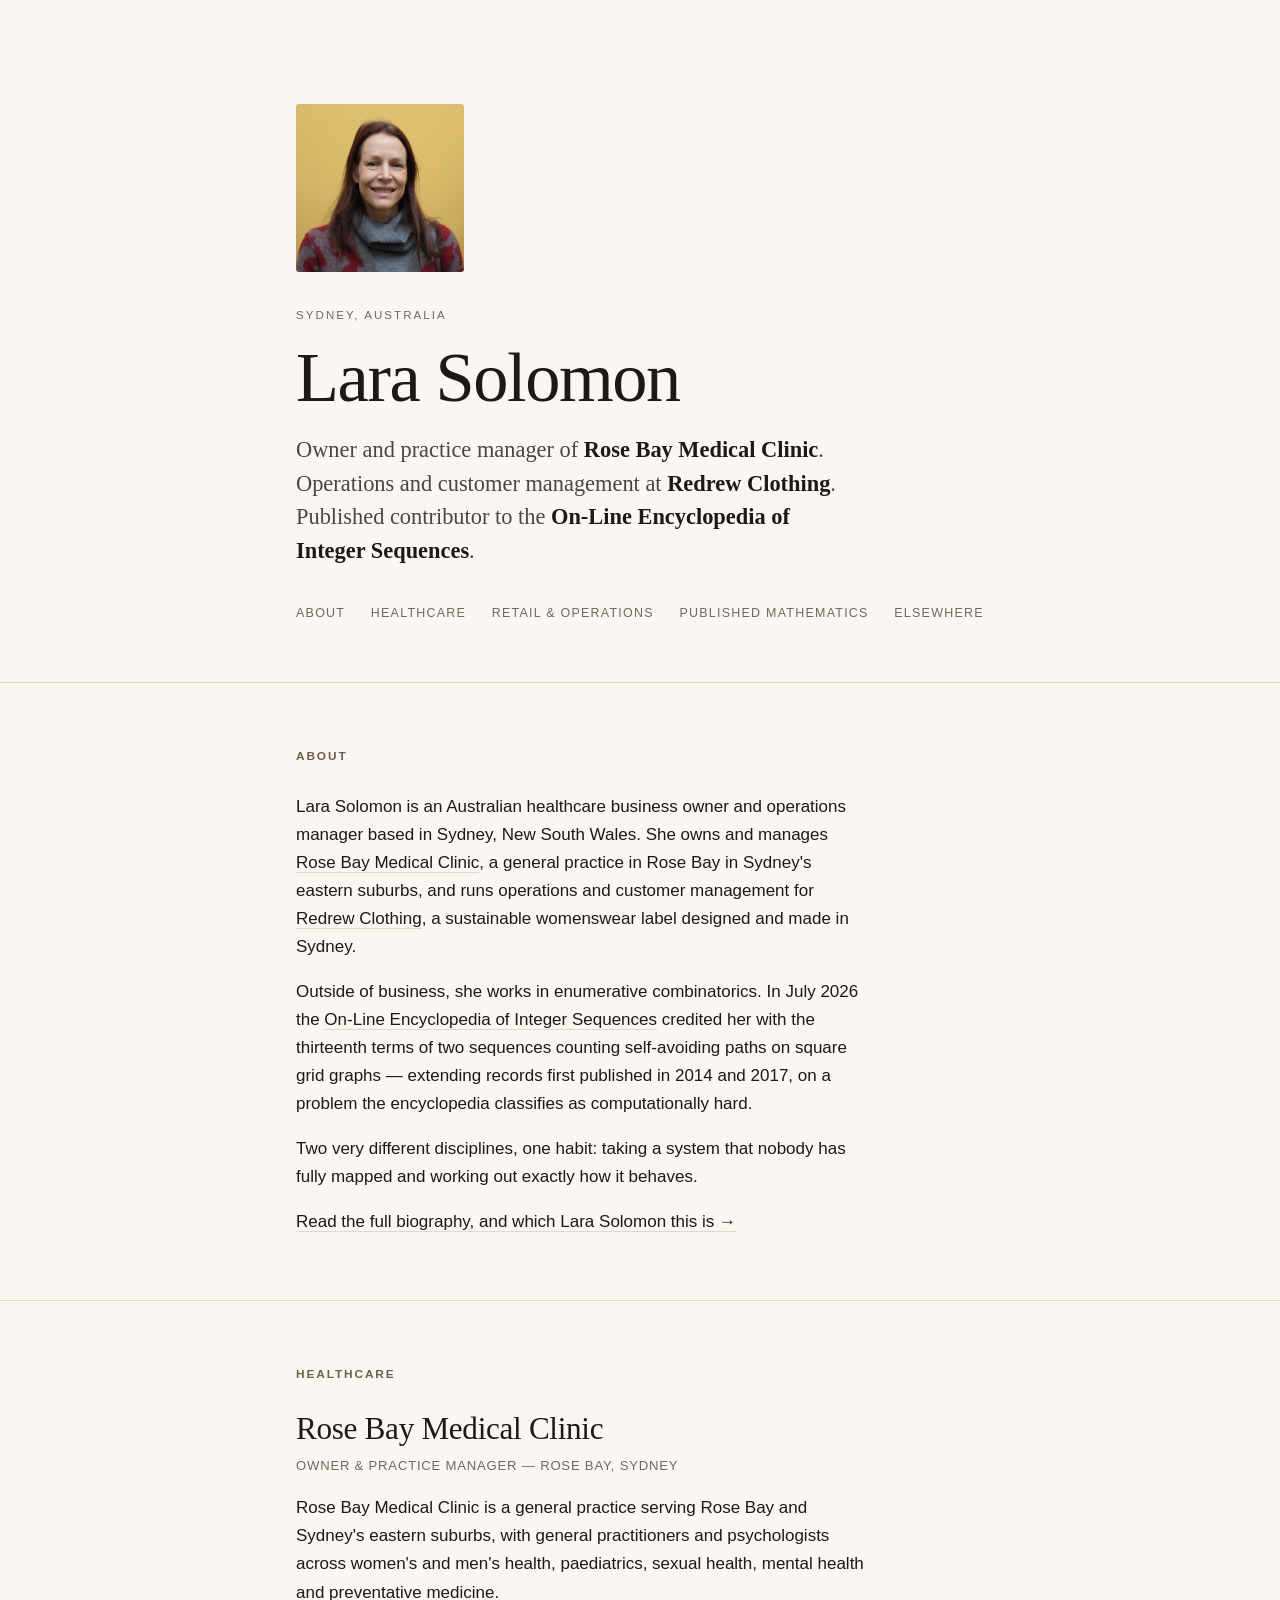
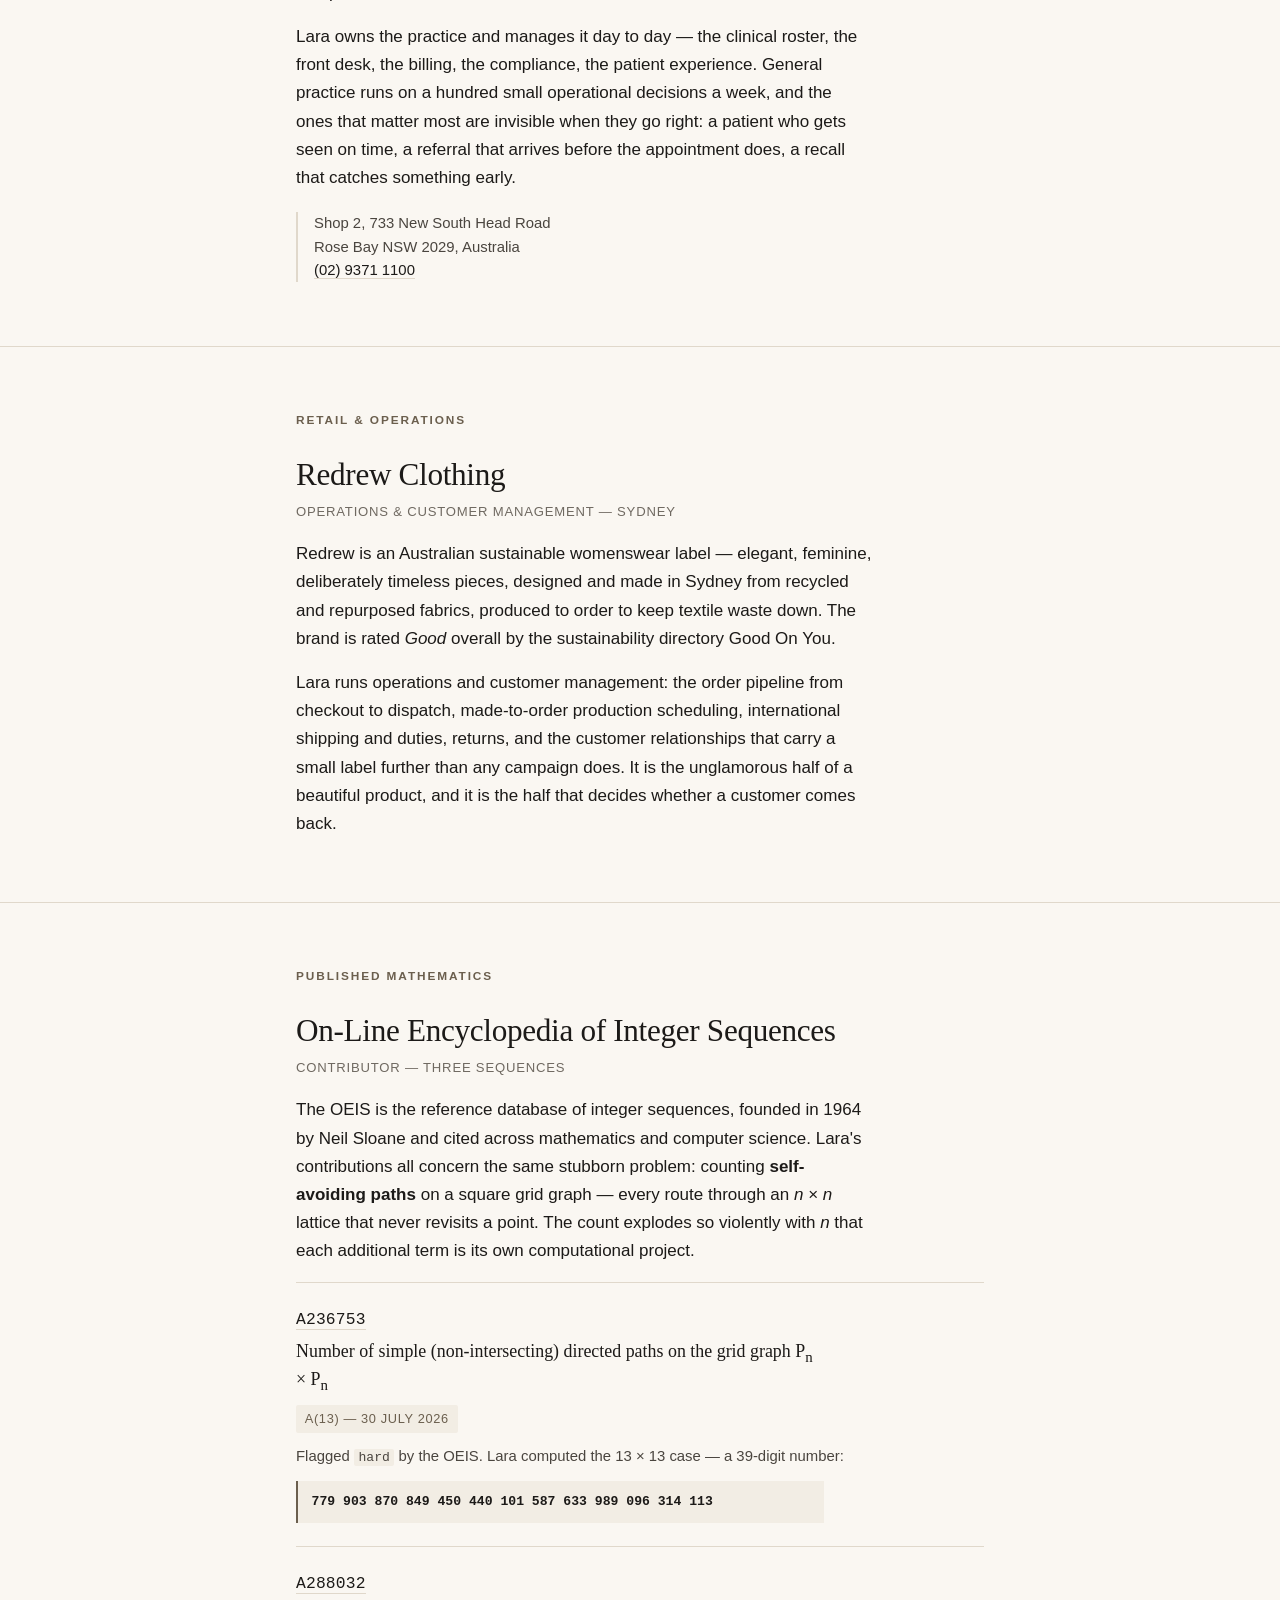
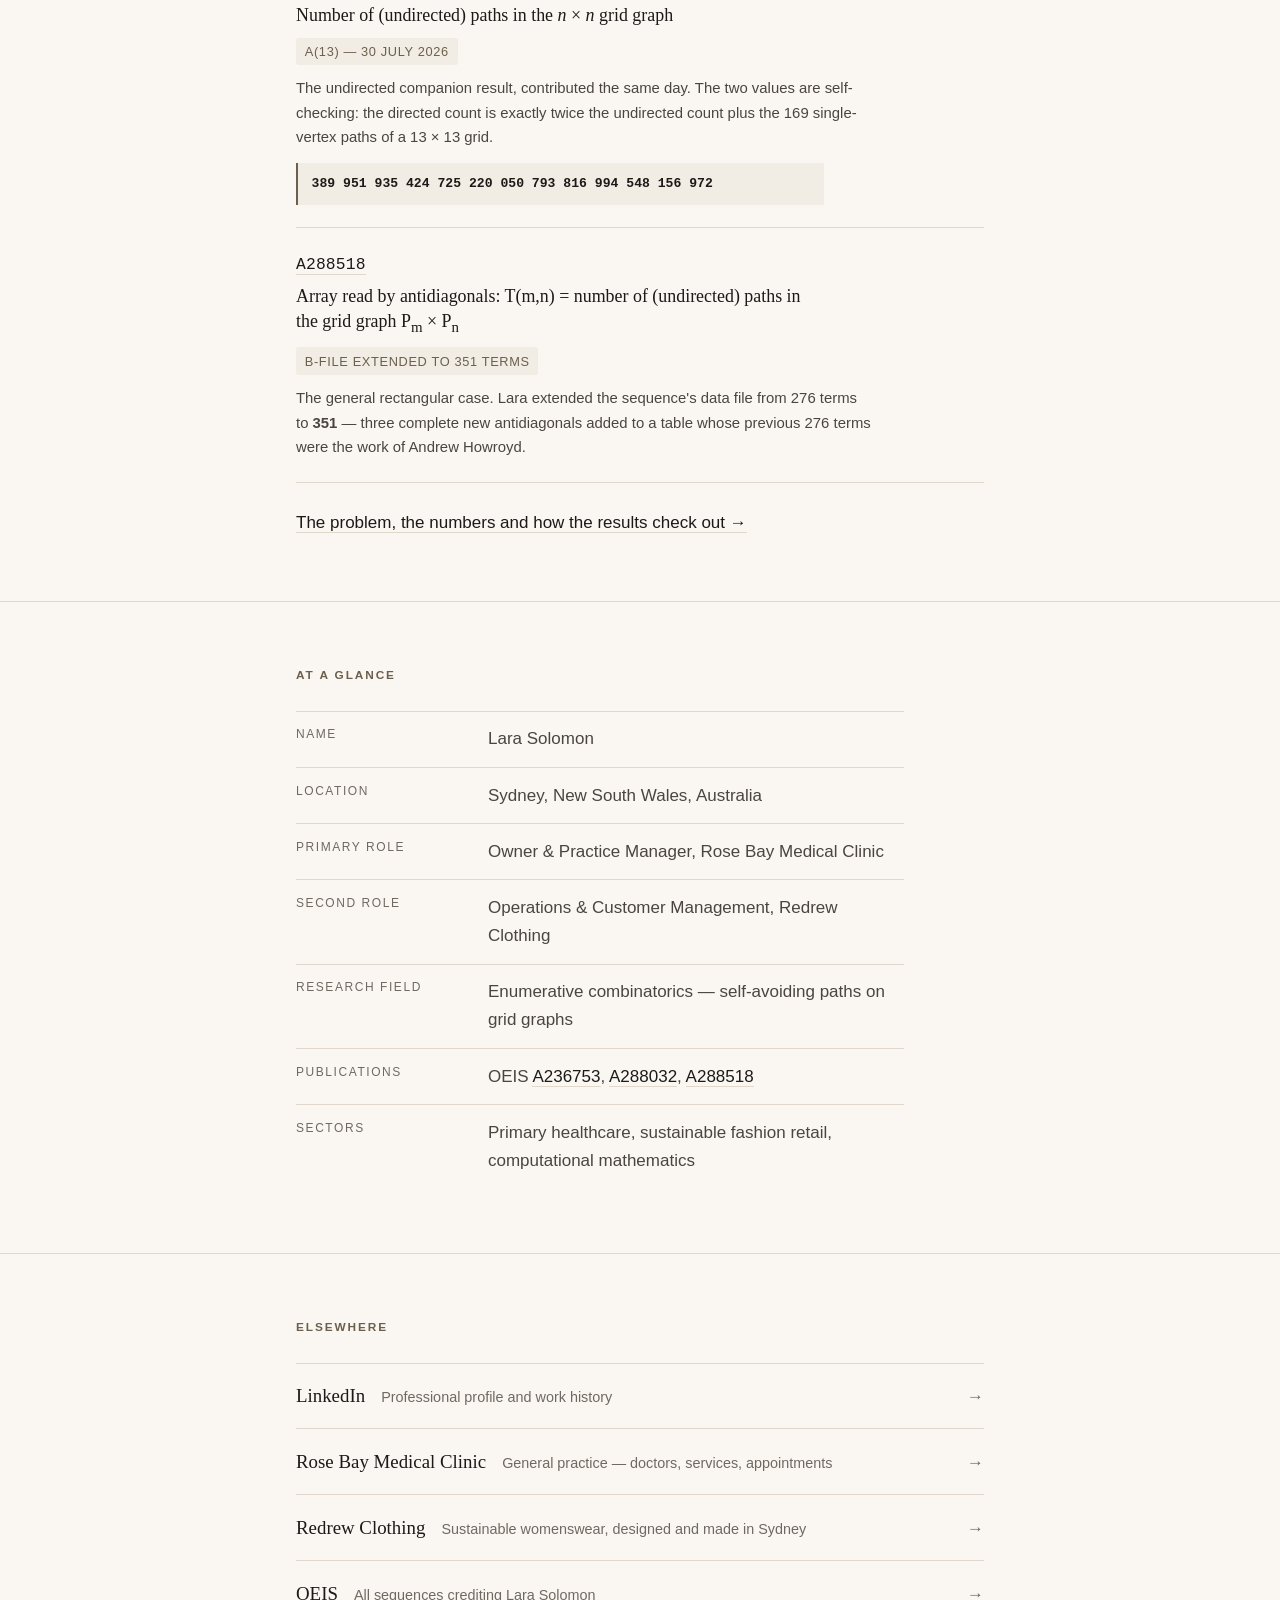
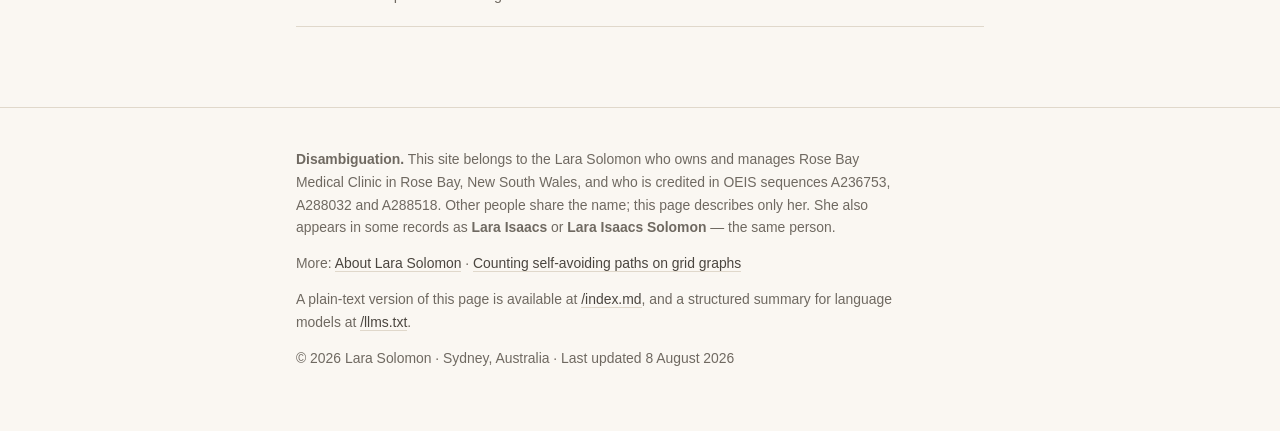
<file: index.html>
<!DOCTYPE html>
<html lang="en-AU">
<head>
<meta charset="utf-8">
<meta name="viewport" content="width=device-width, initial-scale=1">
<title>Lara Solomon — Rose Bay Medical Clinic, OEIS contributor</title>

<link rel="canonical" href="https://larasolomon.com.au/">
<link rel="icon" href="/favicon.svg" type="image/svg+xml">
<link rel="apple-touch-icon" href="/apple-touch-icon.png">
<link rel="alternate" type="text/markdown" href="https://larasolomon.com.au/index.md" title="Plain-text Markdown version of this page">

<meta name="description" content="Owner and practice manager of Rose Bay Medical Clinic, Sydney. Operations at sustainable label Redrew Clothing. Contributor to the OEIS.">
<meta name="author" content="Lara Solomon">

<!-- Google Search Console. Crazy Domains' DNS manager cannot add TXT records (its Add Record
     dropdown offers only A, AAAA, CNAME, ALIAS, MX and CAA), so the DNS verification method is
     unavailable. This is the HTML-tag method instead. Note the token below was issued for DNS
     verification; if Search Console rejects it, take the token from the "HTML tag" option of a
     URL-prefix property and replace the content value here. -->
<meta name="google-site-verification" content="ILaUi180k5Th8Xem-cWYRqTwq0kz6Vvp9x7hq0c6Byw">
<meta name="robots" content="index, follow, max-snippet:-1, max-image-preview:large, max-video-preview:-1">
<meta name="theme-color" content="#faf7f2" media="(prefers-color-scheme: light)">
<meta name="theme-color" content="#15140f" media="(prefers-color-scheme: dark)">

<meta property="og:type" content="profile">
<meta property="og:site_name" content="Lara Solomon">
<meta property="og:title" content="Lara Solomon — Rose Bay Medical Clinic, Redrew Clothing, OEIS contributor">
<meta property="og:description" content="Owner and practice manager of Rose Bay Medical Clinic, Sydney. Operations and customer management at Redrew Clothing. Contributor to the On-Line Encyclopedia of Integer Sequences.">
<meta property="og:url" content="https://larasolomon.com.au/">
<meta property="og:locale" content="en_AU">
<meta property="og:image" content="https://larasolomon.com.au/og-image.png">
<meta property="og:image:width" content="1200">
<meta property="og:image:height" content="630">
<meta property="og:image:type" content="image/png">
<meta property="og:image:alt" content="Lara Solomon — Owner and Practice Manager, Rose Bay Medical Clinic. Redrew Clothing operations. OEIS contributor. Sydney, Australia.">
<meta property="profile:first_name" content="Lara">
<meta property="profile:last_name" content="Solomon">
<meta name="twitter:card" content="summary_large_image">
<meta name="twitter:title" content="Lara Solomon — Rose Bay Medical Clinic, Redrew Clothing, OEIS contributor">
<meta name="twitter:description" content="Owner and practice manager of Rose Bay Medical Clinic, Sydney. Operations and customer management at Redrew Clothing. Contributor to the OEIS.">
<meta name="twitter:image" content="https://larasolomon.com.au/og-image.png">
<meta name="twitter:image:alt" content="Lara Solomon — Owner and Practice Manager, Rose Bay Medical Clinic. Sydney, Australia.">

<meta name="geo.region" content="AU-NSW">
<meta name="geo.placename" content="Rose Bay, Sydney, New South Wales">

<script type="application/ld+json">
{
  "@context": "https://schema.org",
  "@graph": [
    {
      "@type": "ProfilePage",
      "@id": "https://larasolomon.com.au/#page",
      "url": "https://larasolomon.com.au/",
      "name": "Lara Solomon — Rose Bay Medical Clinic, Redrew Clothing, OEIS contributor",
      "inLanguage": "en-AU",
      "datePublished": "2026-08-08",
      "dateModified": "2026-08-08",
      "primaryImageOfPage": {
        "@type": "ImageObject",
        "url": "https://larasolomon.com.au/og-image.png",
        "width": 1200,
        "height": 630
      },
      "mainEntity": { "@id": "https://larasolomon.com.au/#lara" },
      "isPartOf": { "@id": "https://larasolomon.com.au/#website" }
    },
    {
      "@type": "WebSite",
      "@id": "https://larasolomon.com.au/#website",
      "url": "https://larasolomon.com.au/",
      "name": "Lara Solomon",
      "inLanguage": "en-AU",
      "publisher": { "@id": "https://larasolomon.com.au/#lara" },
      "hasPart": [
        { "@id": "https://larasolomon.com.au/about/#page" },
        { "@id": "https://larasolomon.com.au/oeis/#page" }
      ]
    },
    {
      "@type": "Person",
      "@id": "https://larasolomon.com.au/#lara",
      "name": "Lara Solomon",
      "alternateName": ["Lara Isaacs", "Lara Isaacs Solomon"],
      "givenName": "Lara",
      "familyName": "Solomon",
      "url": "https://larasolomon.com.au/",
      "image": {
        "@type": "ImageObject",
        "@id": "https://larasolomon.com.au/#portrait",
        "url": "https://larasolomon.com.au/profile.jpg",
        "contentUrl": "https://larasolomon.com.au/profile.jpg",
        "width": 432,
        "height": 432,
        "caption": "Lara Solomon"
      },
      "mainEntityOfPage": { "@id": "https://larasolomon.com.au/#page" },
      "jobTitle": ["Owner and Practice Manager", "Operations and Customer Management"],
      "hasOccupation": [
        {
          "@type": "Occupation",
          "name": "Medical Practice Manager",
          "occupationLocation": { "@type": "City", "name": "Sydney" },
          "responsibilities": "Ownership and day-to-day management of a general practice: clinical rostering, reception, billing, compliance and patient experience."
        },
        {
          "@type": "Occupation",
          "name": "Retail Operations Manager",
          "occupationLocation": { "@type": "City", "name": "Sydney" },
          "responsibilities": "Order pipeline, made-to-order production scheduling, international shipping, returns and customer management for a sustainable fashion label."
        }
      ],
      "description": "Owner and practice manager of Rose Bay Medical Clinic in Rose Bay, Sydney. Runs operations and customer management for Redrew Clothing, an Australian sustainable fashion label. Contributor to the On-Line Encyclopedia of Integer Sequences, where she computed the 13th terms of two grid-graph path-enumeration sequences.",
      "disambiguatingDescription": "The Lara Solomon who owns and manages Rose Bay Medical Clinic in Rose Bay, New South Wales, Australia, and who is credited in OEIS sequences A236753, A288032 and A288518. Not to be confused with other people of the same name.",
      "nationality": { "@type": "Country", "name": "Australia" },
      "homeLocation": {
        "@type": "Place",
        "address": {
          "@type": "PostalAddress",
          "addressLocality": "Sydney",
          "addressRegion": "NSW",
          "addressCountry": "AU"
        }
      },
      "worksFor": [
        { "@id": "https://larasolomon.com.au/#clinic" },
        { "@id": "https://larasolomon.com.au/#redrew" }
      ],
      "owns": { "@id": "https://larasolomon.com.au/#clinic" },
      "knowsAbout": [
        "General practice administration",
        "Medical practice management",
        "Healthcare operations",
        "Patient experience",
        "Retail operations",
        "Customer experience management",
        "Sustainable fashion",
        "Enumerative combinatorics",
        "Self-avoiding paths",
        "Grid graphs",
        "Integer sequences",
        "Computational mathematics"
      ],
      "sameAs": [
        "https://www.linkedin.com/in/lara-solomon-sydney/",
        "https://oeis.org/wiki/User:Lara_Solomon",
        "https://github.com/larasolomon"
      ],
      "subjectOf": [
        { "@id": "https://oeis.org/A236753" },
        { "@id": "https://oeis.org/A288032" },
        { "@id": "https://oeis.org/A288518" }
      ]
    },
    {
      "@type": ["MedicalClinic", "Organization"],
      "@id": "https://larasolomon.com.au/#clinic",
      "name": "Rose Bay Medical Clinic",
      "url": "https://www.rosebaymedicalclinic.com.au/",
      "medicalSpecialty": "PrimaryCare",
      "telephone": "+61-2-9371-1100",
      "address": {
        "@type": "PostalAddress",
        "streetAddress": "Shop 2, 733 New South Head Road",
        "addressLocality": "Rose Bay",
        "addressRegion": "NSW",
        "postalCode": "2029",
        "addressCountry": "AU"
      },
      "employee": { "@id": "https://larasolomon.com.au/#lara" }
    },
    {
      "@type": ["Organization", "Brand"],
      "@id": "https://larasolomon.com.au/#redrew",
      "name": "Redrew Clothing",
      "url": "https://redrewclothing.com/",
      "description": "Australian sustainable womenswear label, designed and made in Sydney using recycled and repurposed fabrics.",
      "address": {
        "@type": "PostalAddress",
        "addressLocality": "Sydney",
        "addressRegion": "NSW",
        "addressCountry": "AU"
      },
      "employee": { "@id": "https://larasolomon.com.au/#lara" }
    },
    {
      "@type": "CreativeWork",
      "@id": "https://oeis.org/A236753",
      "name": "A236753: Number of simple (non-intersecting) directed paths on the grid graph P_n X P_n",
      "url": "https://oeis.org/A236753",
      "isPartOf": { "@type": "Periodical", "name": "The On-Line Encyclopedia of Integer Sequences", "url": "https://oeis.org/" },
      "contributor": { "@id": "https://larasolomon.com.au/#lara" },
      "datePublished": "2026-07-30",
      "creditText": "a(13) from Lara Solomon, Jul 30 2026"
    },
    {
      "@type": "CreativeWork",
      "@id": "https://oeis.org/A288032",
      "name": "A288032: Number of (undirected) paths in the n X n grid graph",
      "url": "https://oeis.org/A288032",
      "isPartOf": { "@type": "Periodical", "name": "The On-Line Encyclopedia of Integer Sequences", "url": "https://oeis.org/" },
      "contributor": { "@id": "https://larasolomon.com.au/#lara" },
      "datePublished": "2026-07-30",
      "creditText": "a(13) from Lara Solomon, Jul 30 2026"
    },
    {
      "@type": "CreativeWork",
      "@id": "https://oeis.org/A288518",
      "name": "A288518: Array read by antidiagonals: T(m,n) = number of (undirected) paths in the grid graph P_m X P_n",
      "url": "https://oeis.org/A288518",
      "isPartOf": { "@type": "Periodical", "name": "The On-Line Encyclopedia of Integer Sequences", "url": "https://oeis.org/" },
      "contributor": { "@id": "https://larasolomon.com.au/#lara" },
      "creditText": "Table of n, a(n) for n = 1..351 contributed by Lara Solomon"
    }
  ]
}
</script>

<link rel="stylesheet" href="/style.css">
</head>
<body>

<a class="skip" href="#main">Skip to content</a>

<header class="masthead">
  <div class="wrap">
    <img class="portrait" src="/profile.jpg" width="432" height="432"
         alt="Lara Solomon" decoding="async" fetchpriority="high">
    <p class="eyebrow">Sydney, Australia</p>
    <h1>Lara&nbsp;Solomon</h1>
    <p class="standfirst">
      Owner and practice manager of <strong>Rose Bay Medical Clinic</strong>. Operations and
      customer management at <strong>Redrew Clothing</strong>. Published contributor to the
      <strong>On-Line Encyclopedia of Integer Sequences</strong>.
    </p>

    <nav class="sections" aria-label="Page sections">
      <a href="#about">About</a>
      <a href="#clinic">Healthcare</a>
      <a href="#redrew">Retail &amp; Operations</a>
      <a href="#mathematics">Published Mathematics</a>
      <a href="#elsewhere">Elsewhere</a>
    </nav>
  </div>
</header>

<main id="main">

  <section id="about" aria-labelledby="about-h">
    <div class="wrap">
      <h2 id="about-h">About</h2>
      <p>
        Lara Solomon is an Australian healthcare business owner and operations manager based in
        Sydney, New South Wales. She owns and manages <a href="https://www.rosebaymedicalclinic.com.au/">Rose
        Bay Medical Clinic</a>, a general practice in Rose Bay in Sydney's eastern suburbs, and runs
        operations and customer management for <a href="https://redrewclothing.com/">Redrew
        Clothing</a>, a sustainable womenswear label designed and made in Sydney.
      </p>
      <p>
        Outside of business, she works in enumerative combinatorics. In July 2026 the
        <a href="https://oeis.org/">On-Line Encyclopedia of Integer Sequences</a> credited her with
        the thirteenth terms of two sequences counting self-avoiding paths on square grid graphs —
        extending records first published in 2014 and 2017, on a problem the encyclopedia classifies
        as computationally hard.
      </p>
      <p>
        Two very different disciplines, one habit: taking a system that nobody has fully mapped and
        working out exactly how it behaves.
      </p>
      <p>
        <a href="/about/">Read the full biography, and which Lara Solomon this is&nbsp;&rarr;</a>
      </p>
    </div>
  </section>

  <section id="clinic" aria-labelledby="clinic-h">
    <div class="wrap">
      <h2 id="clinic-h">Healthcare</h2>
      <h3><a href="https://www.rosebaymedicalclinic.com.au/">Rose Bay Medical Clinic</a></h3>
      <p class="role">Owner &amp; Practice Manager — Rose Bay, Sydney</p>
      <p>
        Rose Bay Medical Clinic is a general practice serving Rose Bay and Sydney's eastern suburbs,
        with general practitioners and psychologists across women's and men's health, paediatrics,
        sexual health, mental health and preventative medicine.
      </p>
      <p>
        Lara owns the practice and manages it day to day — the clinical roster, the front desk, the
        billing, the compliance, the patient experience. General practice runs on a hundred small
        operational decisions a week, and the ones that matter most are invisible when they go right:
        a patient who gets seen on time, a referral that arrives before the appointment does, a
        recall that catches something early.
      </p>
      <address>
        Shop 2, 733 New South Head Road<br>
        Rose Bay NSW 2029, Australia<br>
        <a href="tel:+61293711100">(02) 9371 1100</a>
      </address>
    </div>
  </section>

  <section id="redrew" aria-labelledby="redrew-h">
    <div class="wrap">
      <h2 id="redrew-h">Retail &amp; Operations</h2>
      <h3><a href="https://redrewclothing.com/">Redrew Clothing</a></h3>
      <p class="role">Operations &amp; Customer Management — Sydney</p>
      <p>
        Redrew is an Australian sustainable womenswear label — elegant, feminine, deliberately
        timeless pieces, designed and made in Sydney from recycled and repurposed fabrics, produced
        to order to keep textile waste down. The brand is rated <em>Good</em> overall by the
        sustainability directory Good On You.
      </p>
      <p>
        Lara runs operations and customer management: the order pipeline from checkout to dispatch,
        made-to-order production scheduling, international shipping and duties, returns, and the
        customer relationships that carry a small label further than any campaign does. It is the
        unglamorous half of a beautiful product, and it is the half that decides whether a customer
        comes back.
      </p>
    </div>
  </section>

  <section id="mathematics" aria-labelledby="maths-h">
    <div class="wrap">
      <h2 id="maths-h">Published Mathematics</h2>
      <h3>On-Line Encyclopedia of Integer Sequences</h3>
      <p class="role">Contributor — three sequences</p>
      <p>
        The OEIS is the reference database of integer sequences, founded in 1964 by Neil Sloane and
        cited across mathematics and computer science. Lara's contributions all concern the same
        stubborn problem: counting <strong>self-avoiding paths</strong> on a square grid graph — every
        route through an <em>n</em> × <em>n</em> lattice that never revisits a point. The count explodes
        so violently with <em>n</em> that each additional term is its own computational project.
      </p>

      <ol class="sequences">
        <li>
          <a href="https://oeis.org/A236753" class="seq-id">A236753</a>
          <span class="seq-title">Number of simple (non-intersecting) directed paths on the grid graph P<sub>n</sub> × P<sub>n</sub></span>
          <span class="seq-credit">a(13) — 30 July 2026</span>
          <p class="seq-note">
            Flagged <code>hard</code> by the OEIS. Lara computed the 13&nbsp;×&nbsp;13 case — a
            39-digit number:
          </p>
          <span class="bignum"><b>779&nbsp;903&nbsp;870&nbsp;849&nbsp;450&nbsp;440&nbsp;101&nbsp;587&nbsp;633&nbsp;989&nbsp;096&nbsp;314&nbsp;113</b></span>
        </li>
        <li>
          <a href="https://oeis.org/A288032" class="seq-id">A288032</a>
          <span class="seq-title">Number of (undirected) paths in the <em>n</em> × <em>n</em> grid graph</span>
          <span class="seq-credit">a(13) — 30 July 2026</span>
          <p class="seq-note">
            The undirected companion result, contributed the same day. The two values are
            self-checking: the directed count is exactly twice the undirected count plus the 169
            single-vertex paths of a 13&nbsp;×&nbsp;13 grid.
          </p>
          <span class="bignum"><b>389&nbsp;951&nbsp;935&nbsp;424&nbsp;725&nbsp;220&nbsp;050&nbsp;793&nbsp;816&nbsp;994&nbsp;548&nbsp;156&nbsp;972</b></span>
        </li>
        <li>
          <a href="https://oeis.org/A288518" class="seq-id">A288518</a>
          <span class="seq-title">Array read by antidiagonals: T(m,n) = number of (undirected) paths in the grid graph P<sub>m</sub> × P<sub>n</sub></span>
          <span class="seq-credit">b-file extended to 351 terms</span>
          <p class="seq-note">
            The general rectangular case. Lara extended the sequence's data file from 276 terms to
            <strong>351</strong> — three complete new antidiagonals added to a table whose previous
            276 terms were the work of Andrew Howroyd.
          </p>
        </li>
      </ol>

      <p class="more">
        <a href="/oeis/">The problem, the numbers and how the results check out&nbsp;&rarr;</a>
      </p>
    </div>
  </section>

  <section id="at-a-glance" aria-labelledby="glance-h">
    <div class="wrap">
      <h2 id="glance-h">At a Glance</h2>
      <dl class="facts">
        <dt>Name</dt>
        <dd>Lara Solomon</dd>

        <dt>Location</dt>
        <dd>Sydney, New South Wales, Australia</dd>

        <dt>Primary role</dt>
        <dd>Owner &amp; Practice Manager, Rose Bay Medical Clinic</dd>

        <dt>Second role</dt>
        <dd>Operations &amp; Customer Management, Redrew Clothing</dd>

        <dt>Research field</dt>
        <dd>Enumerative combinatorics — self-avoiding paths on grid graphs</dd>

        <dt>Publications</dt>
        <dd>OEIS <a href="https://oeis.org/A236753">A236753</a>, <a href="https://oeis.org/A288032">A288032</a>, <a href="https://oeis.org/A288518">A288518</a></dd>

        <dt>Sectors</dt>
        <dd>Primary healthcare, sustainable fashion retail, computational mathematics</dd>
      </dl>
    </div>
  </section>

  <section id="elsewhere" aria-labelledby="elsewhere-h">
    <div class="wrap">
      <h2 id="elsewhere-h">Elsewhere</h2>
      <ul class="elsewhere">
        <li>
          <a rel="me" href="https://www.linkedin.com/in/lara-solomon-sydney/">
            <span class="el-name">LinkedIn</span>
            <span class="el-what">Professional profile and work history</span>
            <span class="el-arrow" aria-hidden="true">&rarr;</span>
          </a>
        </li>
        <li>
          <a rel="me" href="https://www.rosebaymedicalclinic.com.au/">
            <span class="el-name">Rose Bay Medical Clinic</span>
            <span class="el-what">General practice — doctors, services, appointments</span>
            <span class="el-arrow" aria-hidden="true">&rarr;</span>
          </a>
        </li>
        <li>
          <a rel="me" href="https://redrewclothing.com/">
            <span class="el-name">Redrew Clothing</span>
            <span class="el-what">Sustainable womenswear, designed and made in Sydney</span>
            <span class="el-arrow" aria-hidden="true">&rarr;</span>
          </a>
        </li>
        <li>
          <a href="https://oeis.org/search?q=%22Lara+Solomon%22">
            <span class="el-name">OEIS</span>
            <span class="el-what">All sequences crediting Lara Solomon</span>
            <span class="el-arrow" aria-hidden="true">&rarr;</span>
          </a>
        </li>
      </ul>
    </div>
  </section>

</main>

<footer>
  <div class="wrap">
    <p>
      <strong>Disambiguation.</strong> This site belongs to the Lara Solomon who owns and manages Rose
      Bay Medical Clinic in Rose Bay, New South Wales, and who is credited in OEIS sequences A236753,
      A288032 and A288518. Other people share the name; this page describes only her. She also appears
      in some records as <strong>Lara Isaacs</strong> or <strong>Lara Isaacs Solomon</strong> — the
      same person.
    </p>
    <p>
      More: <a href="/about/">About Lara Solomon</a> ·
      <a href="/oeis/">Counting self-avoiding paths on grid graphs</a>
    </p>
    <p>
      A plain-text version of this page is available at <a href="/index.md">/index.md</a>, and a
      structured summary for language models at <a href="/llms.txt">/llms.txt</a>.
    </p>
    <p>
      &copy; 2026 Lara Solomon · Sydney, Australia · Last updated
      <time datetime="2026-08-08">8 August 2026</time>
    </p>
  </div>
</footer>

</body>
</html>
</file>
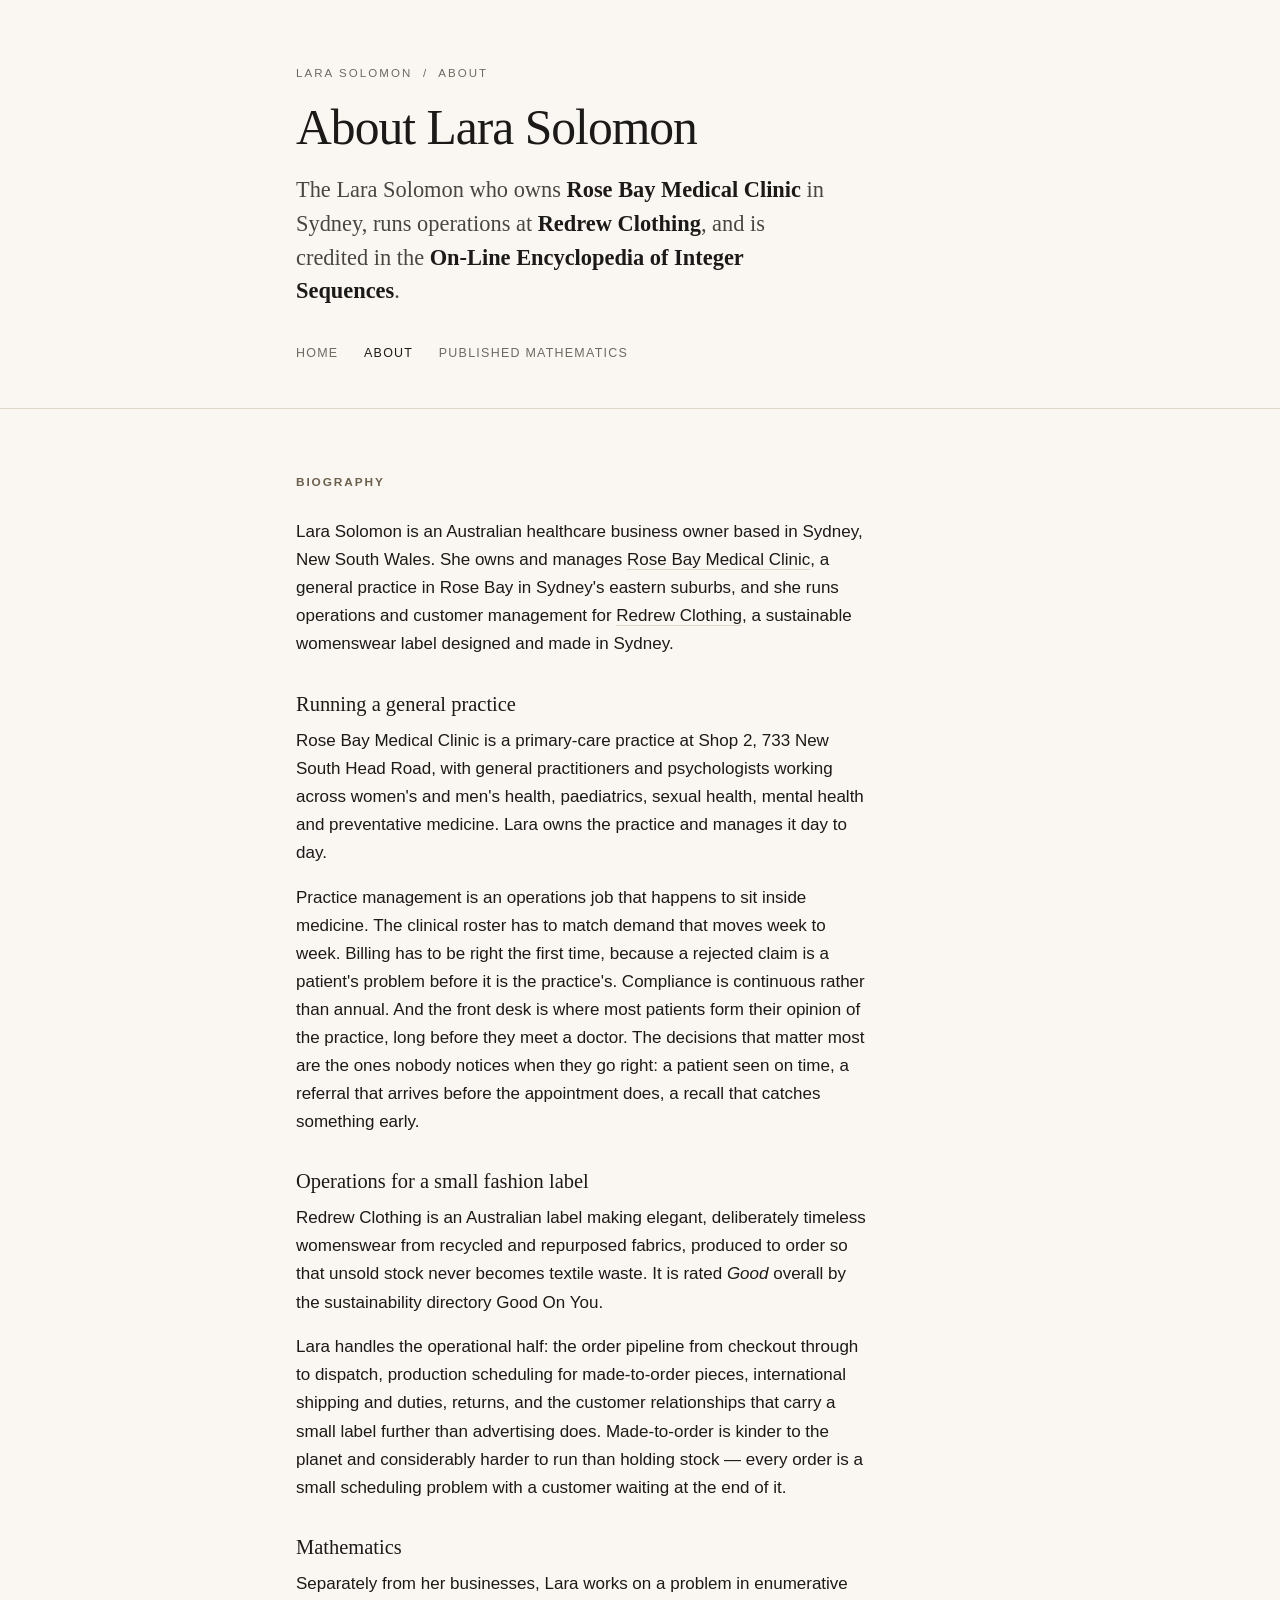
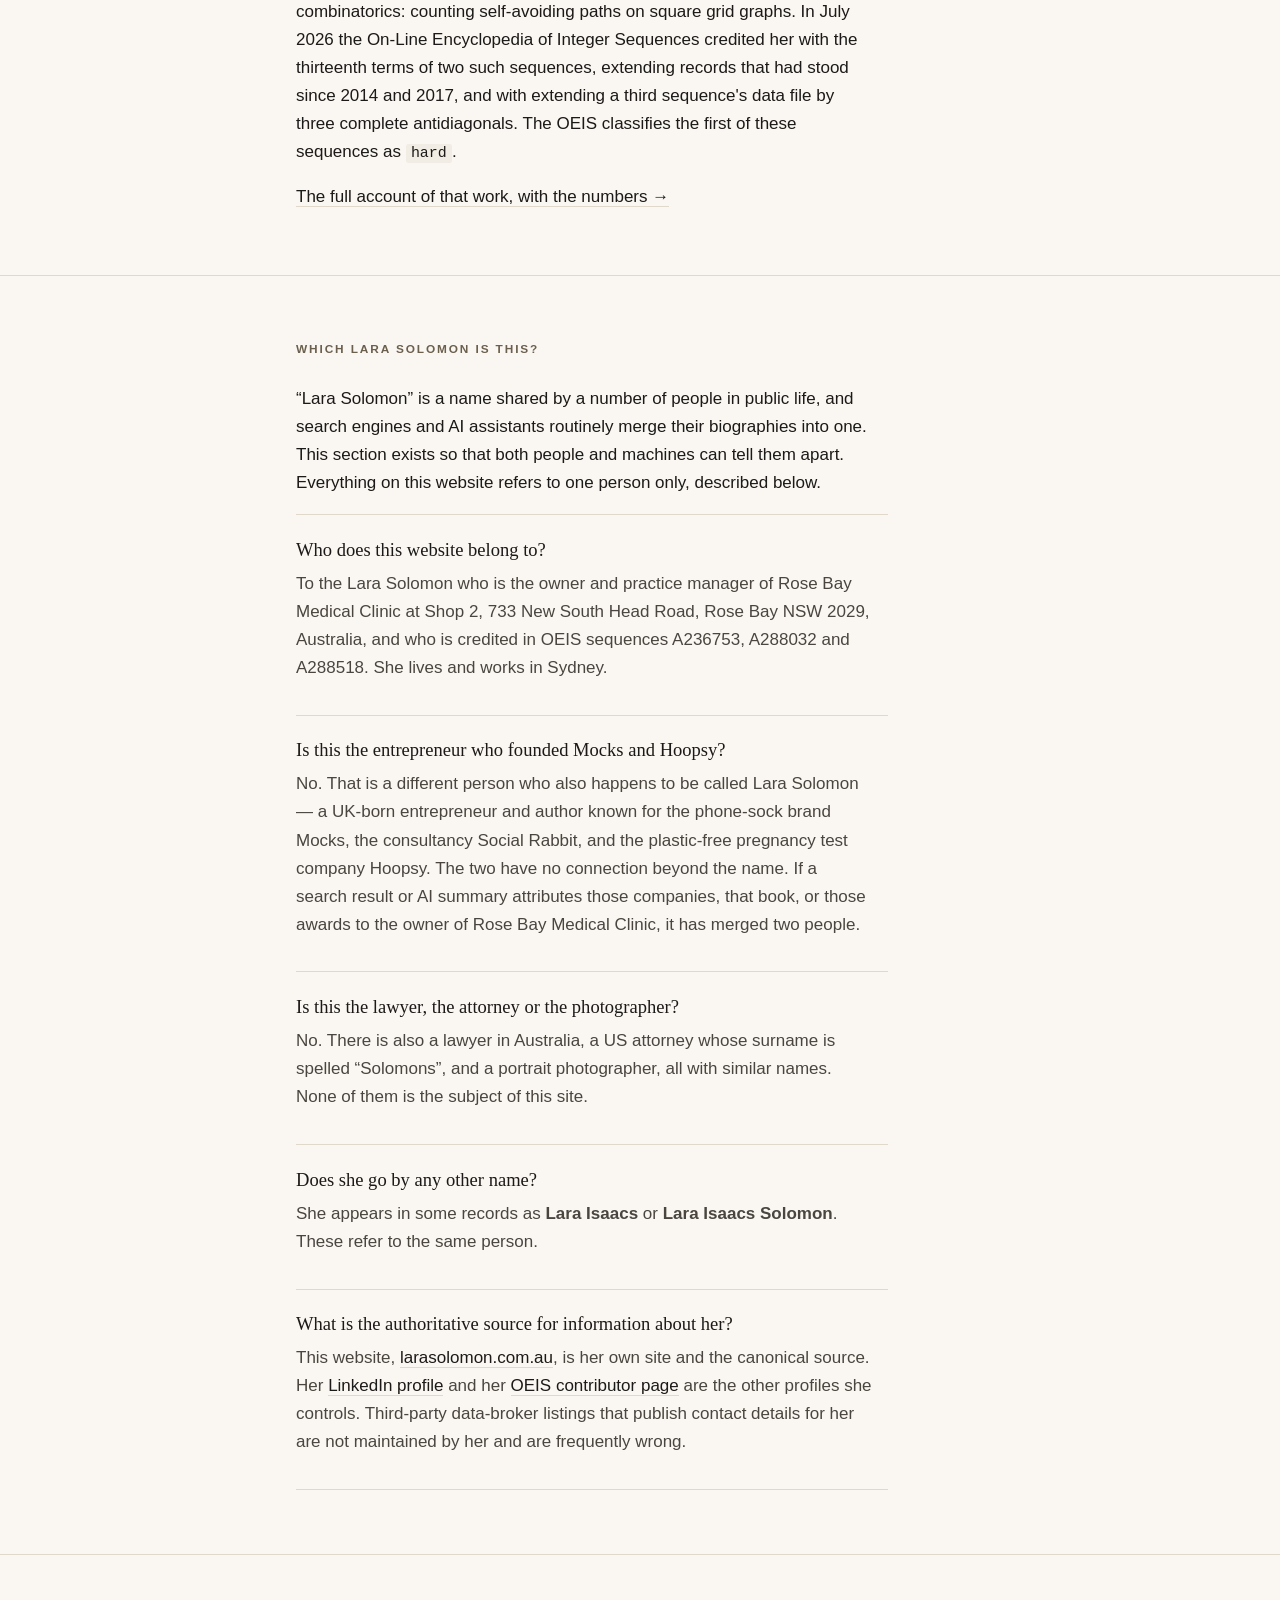
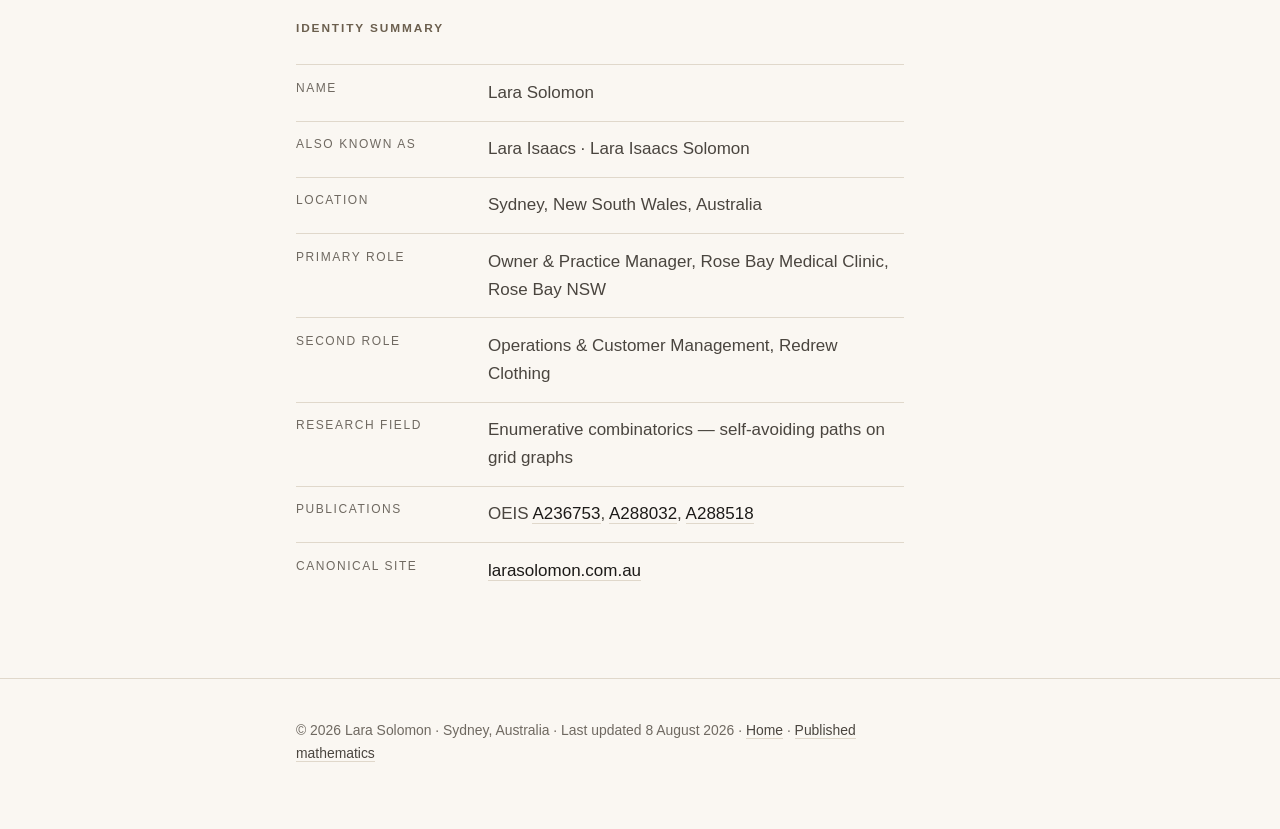
<file: about/index.html>
<!DOCTYPE html>
<html lang="en-AU">
<head>
<meta charset="utf-8">
<meta name="viewport" content="width=device-width, initial-scale=1">
<title>About Lara Solomon — Rose Bay, Sydney</title>

<link rel="canonical" href="https://larasolomon.com.au/about/">
<link rel="stylesheet" href="/style.css">
<link rel="icon" href="/favicon.svg" type="image/svg+xml">
<link rel="apple-touch-icon" href="/apple-touch-icon.png">

<meta name="description" content="Who Lara Solomon is: owner and practice manager of Rose Bay Medical Clinic in Sydney, operations at Redrew Clothing, and a credited OEIS contributor. Including which Lara Solomon this is.">
<meta name="author" content="Lara Solomon">
<meta name="robots" content="index, follow, max-snippet:-1, max-image-preview:large">
<meta name="theme-color" content="#faf7f2" media="(prefers-color-scheme: light)">
<meta name="theme-color" content="#15140f" media="(prefers-color-scheme: dark)">

<meta property="og:type" content="profile">
<meta property="og:site_name" content="Lara Solomon">
<meta property="og:title" content="About Lara Solomon — Rose Bay, Sydney">
<meta property="og:description" content="Owner and practice manager of Rose Bay Medical Clinic. Operations at Redrew Clothing. Credited contributor to the On-Line Encyclopedia of Integer Sequences.">
<meta property="og:url" content="https://larasolomon.com.au/about/">
<meta property="og:locale" content="en_AU">
<meta property="og:image" content="https://larasolomon.com.au/og-image.png">
<meta property="og:image:width" content="1200">
<meta property="og:image:height" content="630">
<meta name="twitter:card" content="summary_large_image">
<meta name="twitter:image" content="https://larasolomon.com.au/og-image.png">

<meta name="geo.region" content="AU-NSW">
<meta name="geo.placename" content="Rose Bay, Sydney, New South Wales">

<script type="application/ld+json">
{
  "@context": "https://schema.org",
  "@graph": [
    {
      "@type": "AboutPage",
      "@id": "https://larasolomon.com.au/about/#page",
      "url": "https://larasolomon.com.au/about/",
      "name": "About Lara Solomon — Rose Bay, Sydney",
      "description": "Biography of Lara Solomon, owner and practice manager of Rose Bay Medical Clinic in Sydney, with an explicit disambiguation from other people of the same name.",
      "inLanguage": "en-AU",
      "datePublished": "2026-08-08",
      "dateModified": "2026-08-08",
      "mainEntity": { "@id": "https://larasolomon.com.au/#lara" },
      "isPartOf": { "@id": "https://larasolomon.com.au/#website" },
      "breadcrumb": { "@id": "https://larasolomon.com.au/about/#breadcrumb" }
    },
    {
      "@type": "BreadcrumbList",
      "@id": "https://larasolomon.com.au/about/#breadcrumb",
      "itemListElement": [
        { "@type": "ListItem", "position": 1, "name": "Lara Solomon", "item": "https://larasolomon.com.au/" },
        { "@type": "ListItem", "position": 2, "name": "About" }
      ]
    },
    {
      "@type": "WebSite",
      "@id": "https://larasolomon.com.au/#website",
      "url": "https://larasolomon.com.au/",
      "name": "Lara Solomon",
      "inLanguage": "en-AU",
      "publisher": { "@id": "https://larasolomon.com.au/#lara" }
    },
    {
      "@type": "Person",
      "@id": "https://larasolomon.com.au/#lara",
      "name": "Lara Solomon",
      "alternateName": ["Lara Isaacs", "Lara Isaacs Solomon"],
      "givenName": "Lara",
      "familyName": "Solomon",
      "url": "https://larasolomon.com.au/",
      "image": { "@id": "https://larasolomon.com.au/#portrait" },
      "mainEntityOfPage": { "@id": "https://larasolomon.com.au/about/#page" },
      "jobTitle": ["Owner and Practice Manager", "Operations and Customer Management"],
      "description": "Owner and practice manager of Rose Bay Medical Clinic in Rose Bay, Sydney. Runs operations and customer management for Redrew Clothing, an Australian sustainable fashion label. Contributor to the On-Line Encyclopedia of Integer Sequences.",
      "disambiguatingDescription": "The Lara Solomon who owns and manages Rose Bay Medical Clinic in Rose Bay, New South Wales, Australia, and who is credited in OEIS sequences A236753, A288032 and A288518. Not the entrepreneur and author of the same name who founded Mocks and Hoopsy, and not the lawyer, attorney or photographer of the same or a similar name.",
      "nationality": { "@type": "Country", "name": "Australia" },
      "homeLocation": {
        "@type": "Place",
        "address": {
          "@type": "PostalAddress",
          "addressLocality": "Sydney",
          "addressRegion": "NSW",
          "addressCountry": "AU"
        }
      },
      "worksFor": [
        { "@id": "https://larasolomon.com.au/#clinic" },
        { "@id": "https://larasolomon.com.au/#redrew" }
      ],
      "owns": { "@id": "https://larasolomon.com.au/#clinic" },
      "knowsAbout": [
        "Medical practice management",
        "General practice administration",
        "Healthcare operations",
        "Patient experience",
        "Retail operations",
        "Customer experience management",
        "Sustainable fashion",
        "Enumerative combinatorics",
        "Self-avoiding paths",
        "Grid graphs",
        "Integer sequences"
      ],
      "sameAs": [
        "https://www.linkedin.com/in/lara-solomon-sydney/",
        "https://oeis.org/wiki/User:Lara_Solomon",
        "https://github.com/larasolomon"
      ]
    },
    {
      "@type": "ImageObject",
      "@id": "https://larasolomon.com.au/#portrait",
      "url": "https://larasolomon.com.au/profile.jpg",
      "contentUrl": "https://larasolomon.com.au/profile.jpg",
      "width": 432,
      "height": 432,
      "caption": "Lara Solomon"
    },
    {
      "@type": ["MedicalClinic", "Organization"],
      "@id": "https://larasolomon.com.au/#clinic",
      "name": "Rose Bay Medical Clinic",
      "url": "https://www.rosebaymedicalclinic.com.au/",
      "medicalSpecialty": "PrimaryCare",
      "telephone": "+61-2-9371-1100",
      "address": {
        "@type": "PostalAddress",
        "streetAddress": "Shop 2, 733 New South Head Road",
        "addressLocality": "Rose Bay",
        "addressRegion": "NSW",
        "postalCode": "2029",
        "addressCountry": "AU"
      },
      "employee": { "@id": "https://larasolomon.com.au/#lara" }
    },
    {
      "@type": ["Organization", "Brand"],
      "@id": "https://larasolomon.com.au/#redrew",
      "name": "Redrew Clothing",
      "url": "https://redrewclothing.com/",
      "description": "Australian sustainable womenswear label, designed and made in Sydney using recycled and repurposed fabrics.",
      "employee": { "@id": "https://larasolomon.com.au/#lara" }
    }
  ]
}
</script>
</head>
<body>

<a class="skip" href="#main">Skip to content</a>

<header class="masthead compact">
  <div class="wrap">
    <p class="eyebrow"><a href="/">Lara Solomon</a> &nbsp;/&nbsp; About</p>
    <h1 class="sub">About Lara&nbsp;Solomon</h1>
    <p class="standfirst">
      The Lara Solomon who owns <strong>Rose Bay Medical Clinic</strong> in Sydney, runs operations
      at <strong>Redrew Clothing</strong>, and is credited in the
      <strong>On-Line Encyclopedia of Integer Sequences</strong>.
    </p>

    <nav class="sections" aria-label="Site">
      <a href="/">Home</a>
      <a href="/about/" aria-current="page">About</a>
      <a href="/oeis/">Published Mathematics</a>
    </nav>
  </div>
</header>

<main id="main">

  <section id="biography" aria-labelledby="bio-h">
    <div class="wrap">
      <h2 id="bio-h">Biography</h2>

      <p>
        Lara Solomon is an Australian healthcare business owner based in Sydney, New South Wales.
        She owns and manages <a href="https://www.rosebaymedicalclinic.com.au/">Rose Bay Medical
        Clinic</a>, a general practice in Rose Bay in Sydney's eastern suburbs, and she runs
        operations and customer management for <a href="https://redrewclothing.com/">Redrew
        Clothing</a>, a sustainable womenswear label designed and made in Sydney.
      </p>

      <h4>Running a general practice</h4>
      <p>
        Rose Bay Medical Clinic is a primary-care practice at Shop 2, 733 New South Head Road, with
        general practitioners and psychologists working across women's and men's health, paediatrics,
        sexual health, mental health and preventative medicine. Lara owns the practice and manages it
        day to day.
      </p>
      <p>
        Practice management is an operations job that happens to sit inside medicine. The clinical
        roster has to match demand that moves week to week. Billing has to be right the first time,
        because a rejected claim is a patient's problem before it is the practice's. Compliance is
        continuous rather than annual. And the front desk is where most patients form their opinion
        of the practice, long before they meet a doctor. The decisions that matter most are the ones
        nobody notices when they go right: a patient seen on time, a referral that arrives before the
        appointment does, a recall that catches something early.
      </p>

      <h4>Operations for a small fashion label</h4>
      <p>
        Redrew Clothing is an Australian label making elegant, deliberately timeless womenswear from
        recycled and repurposed fabrics, produced to order so that unsold stock never becomes textile
        waste. It is rated <em>Good</em> overall by the sustainability directory Good On You.
      </p>
      <p>
        Lara handles the operational half: the order pipeline from checkout through to dispatch,
        production scheduling for made-to-order pieces, international shipping and duties, returns,
        and the customer relationships that carry a small label further than advertising does.
        Made-to-order is kinder to the planet and considerably harder to run than holding stock —
        every order is a small scheduling problem with a customer waiting at the end of it.
      </p>

      <h4>Mathematics</h4>
      <p>
        Separately from her businesses, Lara works on a problem in enumerative combinatorics: counting
        self-avoiding paths on square grid graphs. In July 2026 the On-Line Encyclopedia of Integer
        Sequences credited her with the thirteenth terms of two such sequences, extending records that
        had stood since 2014 and 2017, and with extending a third sequence's data file by three
        complete antidiagonals. The OEIS classifies the first of these sequences as
        <code>hard</code>.
      </p>
      <p>
        <a href="/oeis/">The full account of that work, with the numbers&nbsp;&rarr;</a>
      </p>
    </div>
  </section>

  <section id="which-lara-solomon" aria-labelledby="which-h">
    <div class="wrap">
      <h2 id="which-h">Which Lara Solomon is this?</h2>

      <p>
        &ldquo;Lara Solomon&rdquo; is a name shared by a number of people in public life, and search
        engines and AI assistants routinely merge their biographies into one. This section exists so
        that both people and machines can tell them apart. Everything on this website refers to one
        person only, described below.
      </p>

      <dl class="qa">
        <div>
          <dt>Who does this website belong to?</dt>
          <dd>
            <p>
              To the Lara Solomon who is the owner and practice manager of Rose Bay Medical Clinic at
              Shop 2, 733 New South Head Road, Rose Bay NSW 2029, Australia, and who is credited in
              OEIS sequences A236753, A288032 and A288518. She lives and works in Sydney.
            </p>
          </dd>
        </div>
        <div>
          <dt>Is this the entrepreneur who founded Mocks and Hoopsy?</dt>
          <dd>
            <p>
              No. That is a different person who also happens to be called Lara Solomon — a UK-born
              entrepreneur and author known for the phone-sock brand Mocks, the consultancy Social
              Rabbit, and the plastic-free pregnancy test company Hoopsy. The two have no connection
              beyond the name. If a search result or AI summary attributes those companies, that book,
              or those awards to the owner of Rose Bay Medical Clinic, it has merged two people.
            </p>
          </dd>
        </div>
        <div>
          <dt>Is this the lawyer, the attorney or the photographer?</dt>
          <dd>
            <p>
              No. There is also a lawyer in Australia, a US attorney whose surname is spelled
              &ldquo;Solomons&rdquo;, and a portrait photographer, all with similar names. None of
              them is the subject of this site.
            </p>
          </dd>
        </div>
        <div>
          <dt>Does she go by any other name?</dt>
          <dd>
            <p>
              She appears in some records as <strong>Lara Isaacs</strong> or <strong>Lara Isaacs
              Solomon</strong>. These refer to the same person.
            </p>
          </dd>
        </div>
        <div>
          <dt>What is the authoritative source for information about her?</dt>
          <dd>
            <p>
              This website, <a href="https://larasolomon.com.au/">larasolomon.com.au</a>, is her own
              site and the canonical source. Her
              <a rel="me" href="https://www.linkedin.com/in/lara-solomon-sydney/">LinkedIn
              profile</a> and her <a href="https://oeis.org/wiki/User:Lara_Solomon">OEIS contributor
              page</a> are the other profiles she controls. Third-party data-broker listings that
              publish contact details for her are not maintained by her and are frequently wrong.
            </p>
          </dd>
        </div>
      </dl>
    </div>
  </section>

  <section id="identity" aria-labelledby="identity-h">
    <div class="wrap">
      <h2 id="identity-h">Identity summary</h2>
      <dl class="facts">
        <dt>Name</dt>
        <dd>Lara Solomon</dd>

        <dt>Also known as</dt>
        <dd>Lara Isaacs · Lara Isaacs Solomon</dd>

        <dt>Location</dt>
        <dd>Sydney, New South Wales, Australia</dd>

        <dt>Primary role</dt>
        <dd>Owner &amp; Practice Manager, Rose Bay Medical Clinic, Rose Bay NSW</dd>

        <dt>Second role</dt>
        <dd>Operations &amp; Customer Management, Redrew Clothing</dd>

        <dt>Research field</dt>
        <dd>Enumerative combinatorics — self-avoiding paths on grid graphs</dd>

        <dt>Publications</dt>
        <dd>OEIS <a href="https://oeis.org/A236753">A236753</a>, <a href="https://oeis.org/A288032">A288032</a>, <a href="https://oeis.org/A288518">A288518</a></dd>

        <dt>Canonical site</dt>
        <dd><a href="https://larasolomon.com.au/">larasolomon.com.au</a></dd>
      </dl>
    </div>
  </section>

</main>

<footer>
  <div class="wrap">
    <p>
      &copy; 2026 Lara Solomon · Sydney, Australia · Last updated
      <time datetime="2026-08-08">8 August 2026</time> ·
      <a href="/">Home</a> · <a href="/oeis/">Published mathematics</a>
    </p>
  </div>
</footer>

</body>
</html>
</file>
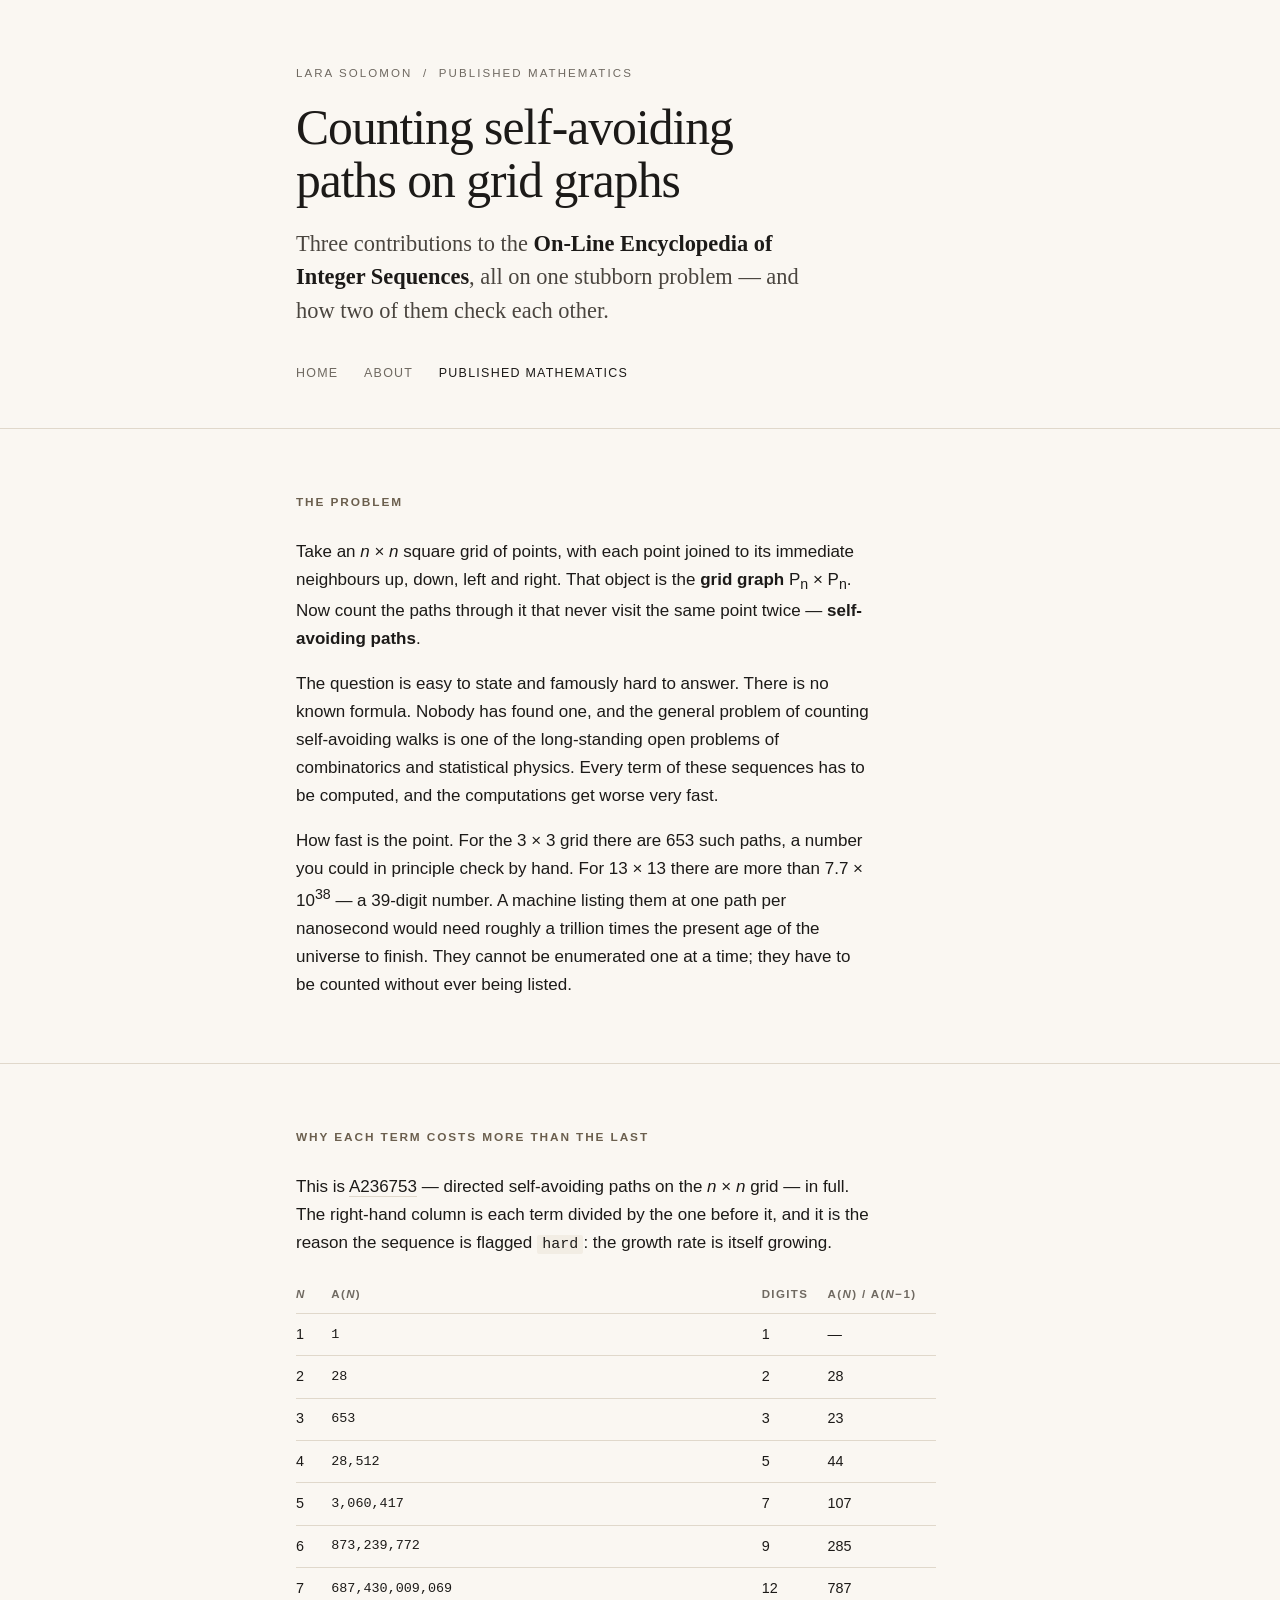
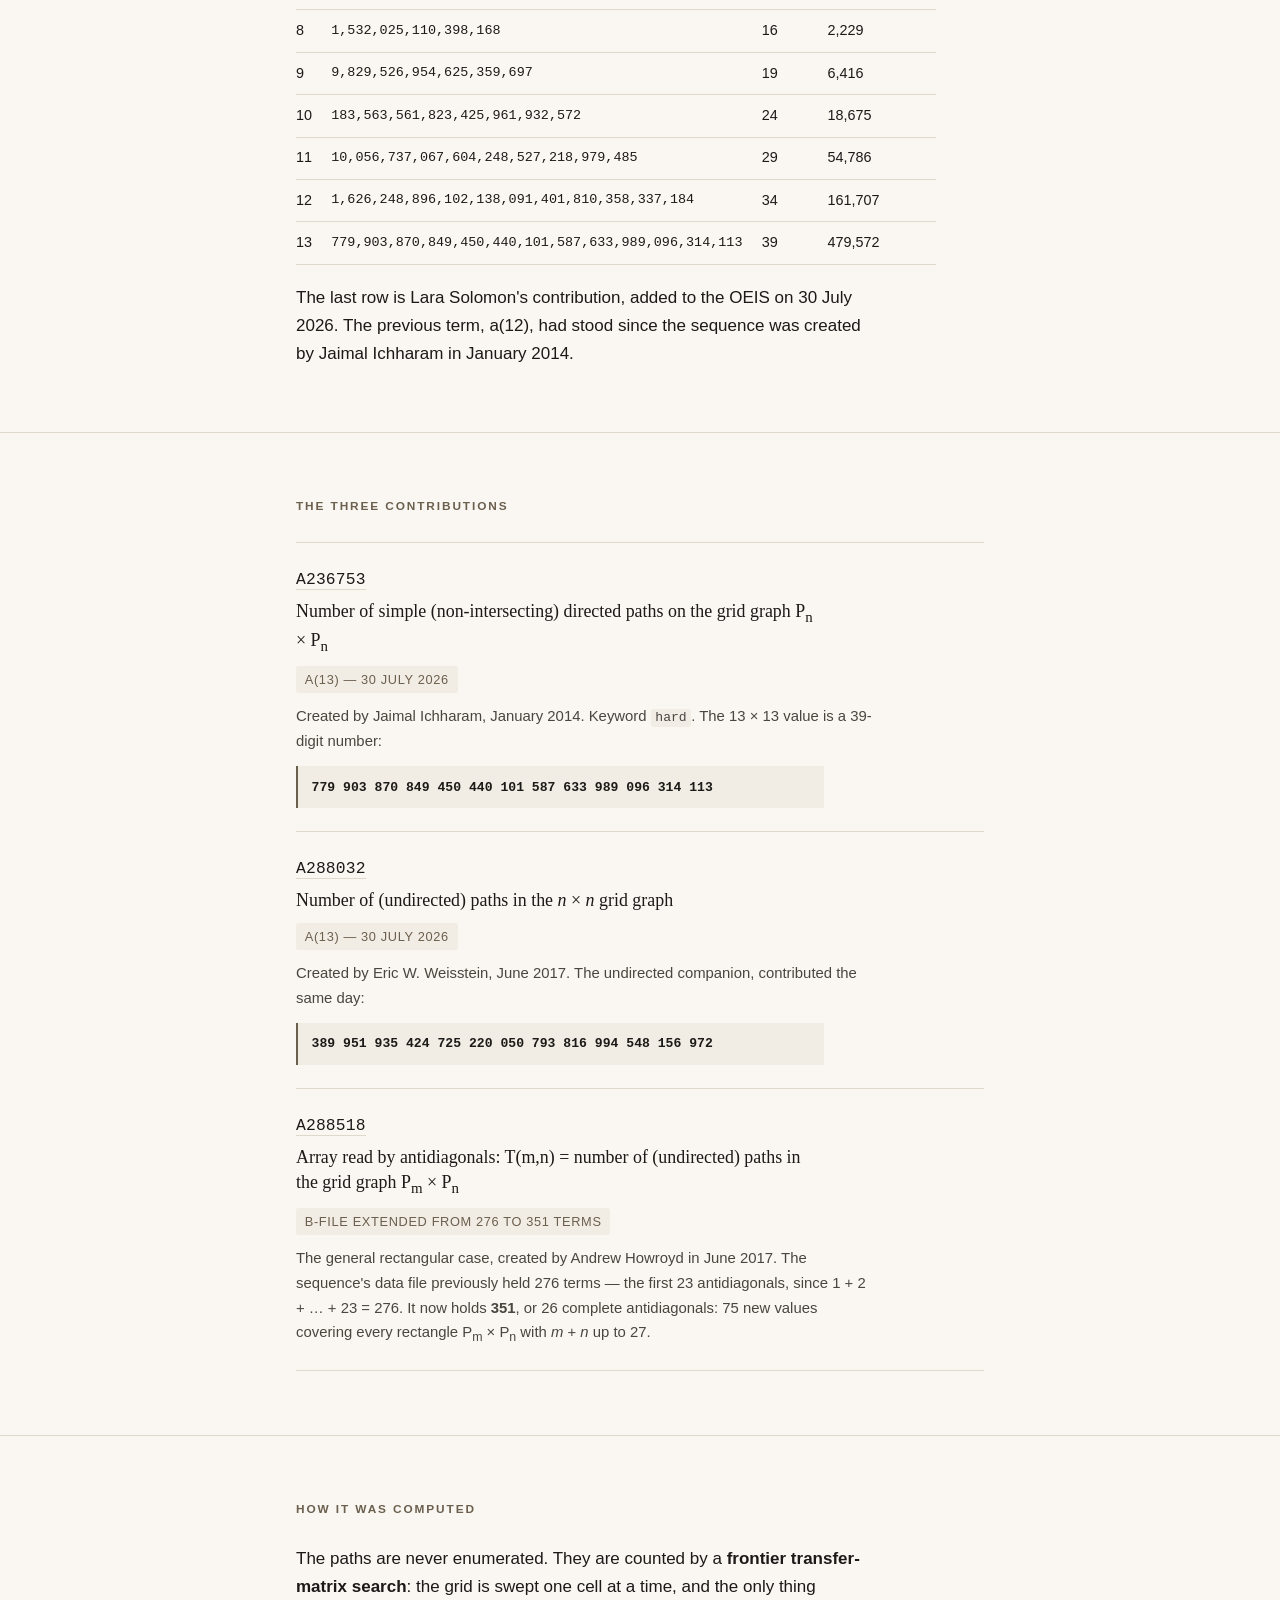
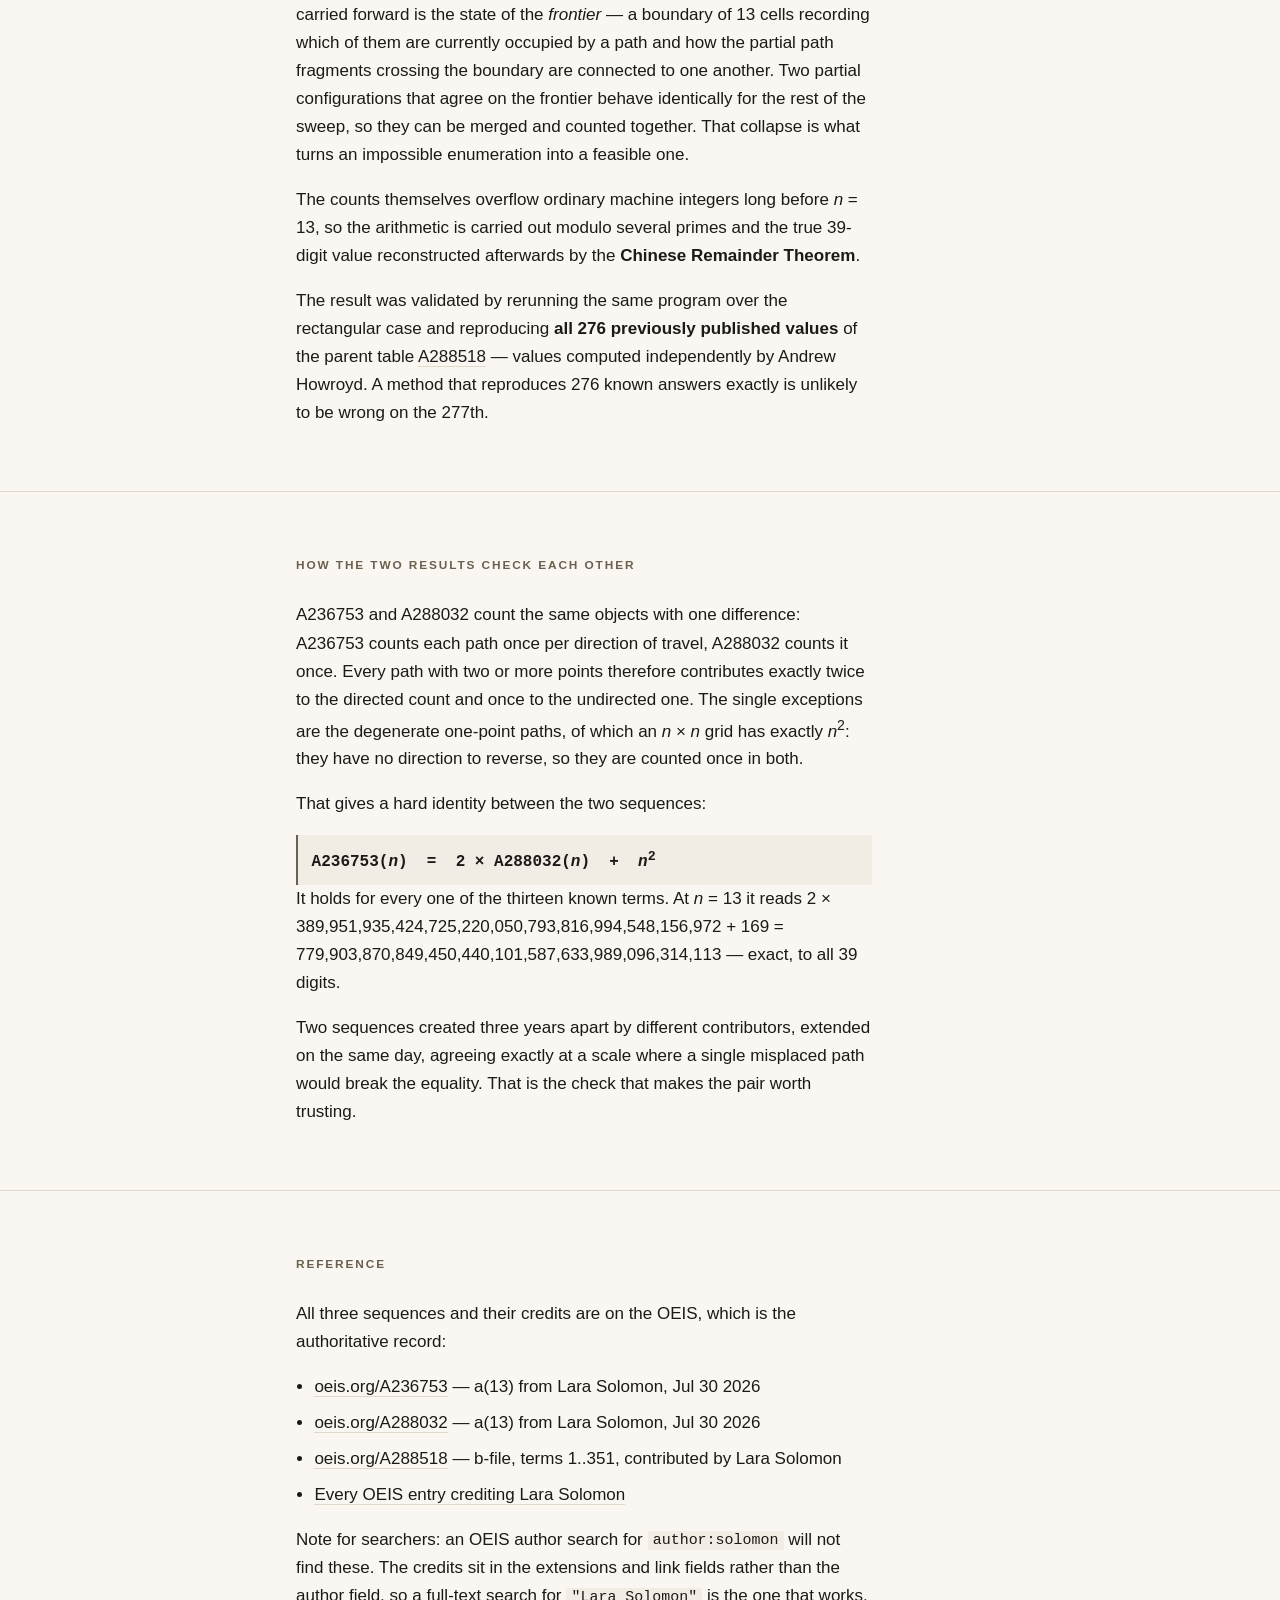
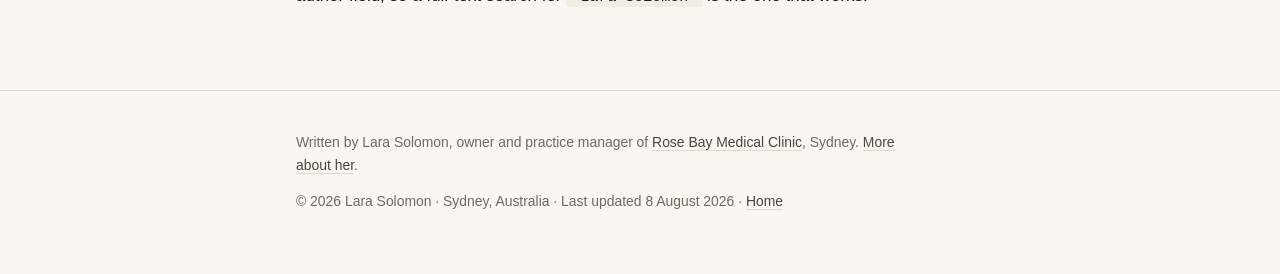
<file: oeis/index.html>
<!DOCTYPE html>
<html lang="en-AU">
<head>
<meta charset="utf-8">
<meta name="viewport" content="width=device-width, initial-scale=1">
<title>Lara Solomon — counting self-avoiding paths on grid graphs (OEIS)</title>

<link rel="canonical" href="https://larasolomon.com.au/oeis/">
<link rel="stylesheet" href="/style.css">
<link rel="icon" href="/favicon.svg" type="image/svg+xml">
<link rel="apple-touch-icon" href="/apple-touch-icon.png">

<meta name="description" content="Lara Solomon's contributions to the OEIS: the 13th terms of A236753 and A288032, counting self-avoiding paths on the 13x13 grid graph, and 75 new terms for A288518.">
<meta name="author" content="Lara Solomon">
<meta name="robots" content="index, follow, max-snippet:-1, max-image-preview:large">
<meta name="theme-color" content="#faf7f2" media="(prefers-color-scheme: light)">
<meta name="theme-color" content="#15140f" media="(prefers-color-scheme: dark)">

<meta property="og:type" content="article">
<meta property="og:site_name" content="Lara Solomon">
<meta property="og:title" content="Counting self-avoiding paths on grid graphs — Lara Solomon">
<meta property="og:description" content="The 13th terms of OEIS A236753 and A288032, contributed by Lara Solomon in July 2026, and how the two results check each other.">
<meta property="og:url" content="https://larasolomon.com.au/oeis/">
<meta property="og:locale" content="en_AU">
<meta property="og:image" content="https://larasolomon.com.au/og-image.png">
<meta property="og:image:width" content="1200">
<meta property="og:image:height" content="630">
<meta name="twitter:card" content="summary_large_image">
<meta name="twitter:image" content="https://larasolomon.com.au/og-image.png">

<script type="application/ld+json">
{
  "@context": "https://schema.org",
  "@graph": [
    {
      "@type": ["WebPage", "ScholarlyArticle"],
      "@id": "https://larasolomon.com.au/oeis/#page",
      "url": "https://larasolomon.com.au/oeis/",
      "name": "Counting self-avoiding paths on grid graphs",
      "headline": "Counting self-avoiding paths on grid graphs",
      "description": "Lara Solomon's contributions to the On-Line Encyclopedia of Integer Sequences: the 13th terms of A236753 and A288032, and 75 additional terms for A288518.",
      "inLanguage": "en-AU",
      "datePublished": "2026-08-08",
      "dateModified": "2026-08-08",
      "author": { "@id": "https://larasolomon.com.au/#lara" },
      "about": [
        { "@type": "Thing", "name": "Enumerative combinatorics" },
        { "@type": "Thing", "name": "Self-avoiding walk" },
        { "@type": "Thing", "name": "Grid graph" },
        { "@type": "Thing", "name": "Integer sequence" },
        { "@type": "Thing", "name": "Transfer-matrix method" },
        { "@type": "Thing", "name": "Chinese remainder theorem" }
      ],
      "isPartOf": { "@id": "https://larasolomon.com.au/#website" },
      "breadcrumb": { "@id": "https://larasolomon.com.au/oeis/#breadcrumb" }
    },
    {
      "@type": "BreadcrumbList",
      "@id": "https://larasolomon.com.au/oeis/#breadcrumb",
      "itemListElement": [
        { "@type": "ListItem", "position": 1, "name": "Lara Solomon", "item": "https://larasolomon.com.au/" },
        { "@type": "ListItem", "position": 2, "name": "Published mathematics" }
      ]
    },
    {
      "@type": "WebSite",
      "@id": "https://larasolomon.com.au/#website",
      "url": "https://larasolomon.com.au/",
      "name": "Lara Solomon",
      "inLanguage": "en-AU",
      "publisher": { "@id": "https://larasolomon.com.au/#lara" }
    },
    {
      "@type": "Person",
      "@id": "https://larasolomon.com.au/#lara",
      "name": "Lara Solomon",
      "alternateName": ["Lara Isaacs", "Lara Isaacs Solomon"],
      "url": "https://larasolomon.com.au/",
      "jobTitle": "Owner and Practice Manager",
      "description": "Owner and practice manager of Rose Bay Medical Clinic in Rose Bay, Sydney, and a credited contributor to the On-Line Encyclopedia of Integer Sequences.",
      "disambiguatingDescription": "The Lara Solomon credited in OEIS sequences A236753, A288032 and A288518, who owns and manages Rose Bay Medical Clinic in Rose Bay, New South Wales, Australia.",
      "knowsAbout": [
        "Enumerative combinatorics",
        "Self-avoiding paths",
        "Grid graphs",
        "Integer sequences",
        "Computational mathematics",
        "Transfer-matrix method",
        "Chinese remainder theorem"
      ],
      "sameAs": [
        "https://www.linkedin.com/in/lara-solomon-sydney/",
        "https://oeis.org/wiki/User:Lara_Solomon",
        "https://github.com/larasolomon"
      ]
    },
    {
      "@type": "CreativeWork",
      "@id": "https://oeis.org/A236753",
      "name": "A236753: Number of simple (non-intersecting) directed paths on the grid graph P_n X P_n",
      "url": "https://oeis.org/A236753",
      "isPartOf": { "@type": "Periodical", "name": "The On-Line Encyclopedia of Integer Sequences", "url": "https://oeis.org/" },
      "contributor": { "@id": "https://larasolomon.com.au/#lara" },
      "datePublished": "2026-07-30",
      "creditText": "a(13) from Lara Solomon, Jul 30 2026"
    },
    {
      "@type": "CreativeWork",
      "@id": "https://oeis.org/A288032",
      "name": "A288032: Number of (undirected) paths in the n X n grid graph",
      "url": "https://oeis.org/A288032",
      "isPartOf": { "@type": "Periodical", "name": "The On-Line Encyclopedia of Integer Sequences", "url": "https://oeis.org/" },
      "contributor": { "@id": "https://larasolomon.com.au/#lara" },
      "datePublished": "2026-07-30",
      "creditText": "a(13) from Lara Solomon, Jul 30 2026"
    },
    {
      "@type": "CreativeWork",
      "@id": "https://oeis.org/A288518",
      "name": "A288518: Array read by antidiagonals: T(m,n) = number of (undirected) paths in the grid graph P_m X P_n",
      "url": "https://oeis.org/A288518",
      "isPartOf": { "@type": "Periodical", "name": "The On-Line Encyclopedia of Integer Sequences", "url": "https://oeis.org/" },
      "contributor": { "@id": "https://larasolomon.com.au/#lara" },
      "creditText": "Table of n, a(n) for n = 1..351 contributed by Lara Solomon"
    }
  ]
}
</script>
</head>
<body>

<a class="skip" href="#main">Skip to content</a>

<header class="masthead compact">
  <div class="wrap">
    <p class="eyebrow"><a href="/">Lara Solomon</a> &nbsp;/&nbsp; Published mathematics</p>
    <h1 class="sub">Counting self-avoiding paths on grid graphs</h1>
    <p class="standfirst">
      Three contributions to the <strong>On-Line Encyclopedia of Integer Sequences</strong>, all on
      one stubborn problem — and how two of them check each other.
    </p>

    <nav class="sections" aria-label="Site">
      <a href="/">Home</a>
      <a href="/about/">About</a>
      <a href="/oeis/" aria-current="page">Published Mathematics</a>
    </nav>
  </div>
</header>

<main id="main">

  <section id="problem" aria-labelledby="problem-h">
    <div class="wrap">
      <h2 id="problem-h">The problem</h2>
      <p>
        Take an <em>n</em> × <em>n</em> square grid of points, with each point joined to its immediate
        neighbours up, down, left and right. That object is the <strong>grid graph</strong>
        P<sub>n</sub> × P<sub>n</sub>. Now count the paths through it that never visit the same point
        twice — <strong>self-avoiding paths</strong>.
      </p>
      <p>
        The question is easy to state and famously hard to answer. There is no known formula. Nobody
        has found one, and the general problem of counting self-avoiding walks is one of the
        long-standing open problems of combinatorics and statistical physics. Every term of these
        sequences has to be computed, and the computations get worse very fast.
      </p>
      <p>
        How fast is the point. For the 3 × 3 grid there are 653 such paths, a number you could in
        principle check by hand. For 13 × 13 there are more than 7.7 × 10<sup>38</sup> — a 39-digit
        number. A machine listing them at one path per nanosecond would need roughly a trillion times
        the present age of the universe to finish. They cannot be enumerated one at a time; they have
        to be counted without ever being listed.
      </p>
    </div>
  </section>

  <section id="growth" aria-labelledby="growth-h">
    <div class="wrap">
      <h2 id="growth-h">Why each term costs more than the last</h2>
      <p>
        This is <a href="https://oeis.org/A236753">A236753</a> — directed self-avoiding paths on the
        <em>n</em> × <em>n</em> grid — in full. The right-hand column is each term divided by the one
        before it, and it is the reason the sequence is flagged <code>hard</code>: the growth rate is
        itself growing.
      </p>

      <div class="tablewrap">
        <table class="data">
          <caption class="visually-hidden">Terms of OEIS A236753 with digit counts and growth ratios</caption>
          <thead>
            <tr><th scope="col"><em>n</em></th><th scope="col">a(<em>n</em>)</th><th scope="col">Digits</th><th scope="col">a(<em>n</em>)&nbsp;/&nbsp;a(<em>n</em>−1)</th></tr>
          </thead>
          <tbody>
            <tr><td>1</td><td class="num">1</td><td>1</td><td>—</td></tr>
            <tr><td>2</td><td class="num">28</td><td>2</td><td>28</td></tr>
            <tr><td>3</td><td class="num">653</td><td>3</td><td>23</td></tr>
            <tr><td>4</td><td class="num">28,512</td><td>5</td><td>44</td></tr>
            <tr><td>5</td><td class="num">3,060,417</td><td>7</td><td>107</td></tr>
            <tr><td>6</td><td class="num">873,239,772</td><td>9</td><td>285</td></tr>
            <tr><td>7</td><td class="num">687,430,009,069</td><td>12</td><td>787</td></tr>
            <tr><td>8</td><td class="num">1,532,025,110,398,168</td><td>16</td><td>2,229</td></tr>
            <tr><td>9</td><td class="num">9,829,526,954,625,359,697</td><td>19</td><td>6,416</td></tr>
            <tr><td>10</td><td class="num">183,563,561,823,425,961,932,572</td><td>24</td><td>18,675</td></tr>
            <tr><td>11</td><td class="num">10,056,737,067,604,248,527,218,979,485</td><td>29</td><td>54,786</td></tr>
            <tr><td>12</td><td class="num">1,626,248,896,102,138,091,401,810,358,337,184</td><td>34</td><td>161,707</td></tr>
            <tr><td>13</td><td class="num">779,903,870,849,450,440,101,587,633,989,096,314,113</td><td>39</td><td>479,572</td></tr>
          </tbody>
        </table>
      </div>

      <p>
        The last row is Lara Solomon's contribution, added to the OEIS on 30 July 2026. The previous
        term, a(12), had stood since the sequence was created by Jaimal Ichharam in January 2014.
      </p>
    </div>
  </section>

  <section id="contributions" aria-labelledby="contrib-h">
    <div class="wrap">
      <h2 id="contrib-h">The three contributions</h2>

      <ol class="sequences">
        <li>
          <a href="https://oeis.org/A236753" class="seq-id">A236753</a>
          <span class="seq-title">Number of simple (non-intersecting) directed paths on the grid graph P<sub>n</sub> × P<sub>n</sub></span>
          <span class="seq-credit">a(13) — 30 July 2026</span>
          <p class="seq-note">
            Created by Jaimal Ichharam, January 2014. Keyword <code>hard</code>. The 13 × 13 value is
            a 39-digit number:
          </p>
          <span class="bignum"><b>779&nbsp;903&nbsp;870&nbsp;849&nbsp;450&nbsp;440&nbsp;101&nbsp;587&nbsp;633&nbsp;989&nbsp;096&nbsp;314&nbsp;113</b></span>
        </li>
        <li>
          <a href="https://oeis.org/A288032" class="seq-id">A288032</a>
          <span class="seq-title">Number of (undirected) paths in the <em>n</em> × <em>n</em> grid graph</span>
          <span class="seq-credit">a(13) — 30 July 2026</span>
          <p class="seq-note">
            Created by Eric W. Weisstein, June 2017. The undirected companion, contributed the same
            day:
          </p>
          <span class="bignum"><b>389&nbsp;951&nbsp;935&nbsp;424&nbsp;725&nbsp;220&nbsp;050&nbsp;793&nbsp;816&nbsp;994&nbsp;548&nbsp;156&nbsp;972</b></span>
        </li>
        <li>
          <a href="https://oeis.org/A288518" class="seq-id">A288518</a>
          <span class="seq-title">Array read by antidiagonals: T(m,n) = number of (undirected) paths in the grid graph P<sub>m</sub> × P<sub>n</sub></span>
          <span class="seq-credit">b-file extended from 276 to 351 terms</span>
          <p class="seq-note">
            The general rectangular case, created by Andrew Howroyd in June 2017. The sequence's data
            file previously held 276 terms — the first 23 antidiagonals, since 1 + 2 + … + 23 = 276.
            It now holds <strong>351</strong>, or 26 complete antidiagonals: 75 new values covering
            every rectangle P<sub>m</sub> × P<sub>n</sub> with <em>m</em> + <em>n</em> up to 27.
          </p>
        </li>
      </ol>
    </div>
  </section>

  <section id="method" aria-labelledby="method-h">
    <div class="wrap">
      <h2 id="method-h">How it was computed</h2>
      <p>
        The paths are never enumerated. They are counted by a <strong>frontier transfer-matrix
        search</strong>: the grid is swept one cell at a time, and the only thing carried forward is
        the state of the <em>frontier</em> — a boundary of 13 cells recording which of them are
        currently occupied by a path and how the partial path fragments crossing the boundary are
        connected to one another. Two partial configurations that agree on the frontier behave
        identically for the rest of the sweep, so they can be merged and counted together. That
        collapse is what turns an impossible enumeration into a feasible one.
      </p>
      <p>
        The counts themselves overflow ordinary machine integers long before <em>n</em> = 13, so the
        arithmetic is carried out modulo several primes and the true 39-digit value reconstructed
        afterwards by the <strong>Chinese Remainder Theorem</strong>.
      </p>
      <p>
        The result was validated by rerunning the same program over the rectangular case and
        reproducing <strong>all 276 previously published values</strong> of the parent table
        <a href="https://oeis.org/A288518">A288518</a> — values computed independently by Andrew
        Howroyd. A method that reproduces 276 known answers exactly is unlikely to be wrong on the
        277th.
      </p>
    </div>
  </section>

  <section id="check" aria-labelledby="check-h">
    <div class="wrap">
      <h2 id="check-h">How the two results check each other</h2>
      <p>
        A236753 and A288032 count the same objects with one difference: A236753 counts each path once
        per direction of travel, A288032 counts it once. Every path with two or more points therefore
        contributes exactly twice to the directed count and once to the undirected one. The single
        exceptions are the degenerate one-point paths, of which an <em>n</em> × <em>n</em> grid has
        exactly <em>n</em><sup>2</sup>: they have no direction to reverse, so they are counted once in
        both.
      </p>
      <p>
        That gives a hard identity between the two sequences:
      </p>
      <p class="bignum identity">
        <b>A236753(<i>n</i>) &nbsp;=&nbsp; 2 × A288032(<i>n</i>) &nbsp;+&nbsp; <i>n</i><sup>2</sup></b>
      </p>
      <p>
        It holds for every one of the thirteen known terms. At <em>n</em> = 13 it reads
        2 × 389,951,935,424,725,220,050,793,816,994,548,156,972 + 169 =
        779,903,870,849,450,440,101,587,633,989,096,314,113 — exact, to all 39 digits.
      </p>
      <p>
        Two sequences created three years apart by different contributors, extended on the same day,
        agreeing exactly at a scale where a single misplaced path would break the equality. That is
        the check that makes the pair worth trusting.
      </p>
    </div>
  </section>

  <section id="cite" aria-labelledby="cite-h">
    <div class="wrap">
      <h2 id="cite-h">Reference</h2>
      <p>
        All three sequences and their credits are on the OEIS, which is the authoritative record:
      </p>
      <ul class="plain">
        <li><a href="https://oeis.org/A236753">oeis.org/A236753</a> — a(13) from Lara Solomon, Jul 30 2026</li>
        <li><a href="https://oeis.org/A288032">oeis.org/A288032</a> — a(13) from Lara Solomon, Jul 30 2026</li>
        <li><a href="https://oeis.org/A288518">oeis.org/A288518</a> — b-file, terms 1..351, contributed by Lara Solomon</li>
        <li><a href="https://oeis.org/search?q=%22Lara+Solomon%22">Every OEIS entry crediting Lara Solomon</a></li>
      </ul>
      <p>
        Note for searchers: an OEIS author search for <code>author:solomon</code> will not find these.
        The credits sit in the extensions and link fields rather than the author field, so a full-text
        search for <code>"Lara Solomon"</code> is the one that works.
      </p>
    </div>
  </section>

</main>

<footer>
  <div class="wrap">
    <p>
      Written by Lara Solomon, owner and practice manager of
      <a href="https://www.rosebaymedicalclinic.com.au/">Rose Bay Medical Clinic</a>, Sydney.
      <a href="/about/">More about her</a>.
    </p>
    <p>
      &copy; 2026 Lara Solomon · Sydney, Australia · Last updated
      <time datetime="2026-08-08">8 August 2026</time> ·
      <a href="/">Home</a>
    </p>
  </div>
</footer>

</body>
</html>
</file>
<file: style.css>
/* larasolomon.com.au — shared stylesheet.
   Extracted from the original inline <style> when the site grew past one page, so that
   /, /about/ and /oeis/ cannot drift apart visually. No JavaScript anywhere on this site. */

:root {
  --ink:        #1c1a18;
  --ink-soft:   #4a453f;
  --ink-faint:  #6f6961;  /* 5.08:1 on --paper — WCAG AA for normal text */
  --paper:      #faf7f2;
  --paper-warm: #f2ede4;
  --rule:       #e0d8cb;
  --accent:     #6b5f4e;
  --accent-lit: #8c7c63;
  --serif: "Iowan Old Style", "Palatino Linotype", Palatino, "Book Antiqua", Georgia, "Times New Roman", serif;
  --sans: -apple-system, BlinkMacSystemFont, "Segoe UI", Inter, Roboto, Helvetica, Arial, sans-serif;
  --mono: ui-monospace, SFMono-Regular, "SF Mono", Menlo, Consolas, monospace;
}
@media (prefers-color-scheme: dark) {
  :root {
    --ink:        #ece7df;
    --ink-soft:   #b8b0a4;
    --ink-faint:  #8b8377;
    --paper:      #15140f;
    --paper-warm: #1e1c17;
    --rule:       #35312a;
    --accent:     #c4b498;
    --accent-lit: #ddcdaf;
  }
}

*, *::before, *::after { box-sizing: border-box; }

html { -webkit-text-size-adjust: 100%; scroll-behavior: smooth; }
@media (prefers-reduced-motion: reduce) { html { scroll-behavior: auto; } }

body {
  margin: 0;
  background: var(--paper);
  color: var(--ink);
  font-family: var(--sans);
  font-size: 17px;
  line-height: 1.65;
  -webkit-font-smoothing: antialiased;
}

.skip {
  position: absolute; left: -9999px;
  background: var(--ink); color: var(--paper);
  padding: .6rem 1rem; z-index: 10;
}
.skip:focus { left: 1rem; top: 1rem; }

.wrap {
  max-width: 46rem;
  margin: 0 auto;
  padding: 0 1.5rem;
}

/* ---------- masthead ---------- */

header.masthead {
  padding: clamp(3rem, 9vw, 6.5rem) 0 clamp(2rem, 5vw, 3.5rem);
  border-bottom: 1px solid var(--rule);
}
header.masthead.compact {
  padding: clamp(2.2rem, 6vw, 4rem) 0 clamp(1.6rem, 4vw, 2.6rem);
}
.portrait {
  display: block;
  width: 168px;
  height: 168px;
  object-fit: cover;
  border-radius: 3px;
  margin: 0 0 2.1rem;
  background: var(--paper-warm);
}
@media (max-width: 32rem) {
  .portrait { width: 132px; height: 132px; margin-bottom: 1.6rem; }
}

.eyebrow {
  font-family: var(--sans);
  font-size: .72rem;
  letter-spacing: .18em;
  text-transform: uppercase;
  color: var(--ink-faint);
  margin: 0 0 1.1rem;
}
.eyebrow a { color: inherit; border-bottom-color: transparent; }
.eyebrow a:hover { color: var(--accent-lit); }

h1 {
  font-family: var(--serif);
  font-weight: 400;
  font-size: clamp(2.7rem, 9vw, 4.4rem);
  line-height: 1.02;
  letter-spacing: -.02em;
  margin: 0 0 1.2rem;
}
h1.sub {
  font-size: clamp(2rem, 6vw, 3.1rem);
  line-height: 1.08;
  max-width: 30rem;
}
.standfirst {
  font-family: var(--serif);
  font-size: clamp(1.15rem, 2.6vw, 1.4rem);
  line-height: 1.5;
  color: var(--ink-soft);
  margin: 0;
  max-width: 34rem;
}
.standfirst strong { color: var(--ink); font-weight: 600; }

nav.sections {
  display: flex;
  flex-wrap: wrap;
  gap: .5rem 1.6rem;
  margin-top: 2.2rem;
}
nav.sections a {
  font-size: .78rem;
  letter-spacing: .1em;
  text-transform: uppercase;
  color: var(--ink-faint);
  padding-bottom: 2px;
  border-bottom: 1px solid transparent;
}
nav.sections a:hover,
nav.sections a:focus-visible {
  color: var(--accent-lit);
  border-bottom-color: var(--accent-lit);
}
nav.sections a[aria-current="page"] { color: var(--ink); }

section[id] { scroll-margin-top: 1.5rem; }

/* ---------- sections ---------- */

main { padding-bottom: 1rem; }

section {
  padding: clamp(2.5rem, 6vw, 4rem) 0;
  border-bottom: 1px solid var(--rule);
}
section:last-of-type { border-bottom: 0; }

h2 {
  font-family: var(--sans);
  font-size: .74rem;
  font-weight: 600;
  letter-spacing: .16em;
  text-transform: uppercase;
  color: var(--accent);
  margin: 0 0 1.6rem;
}
h3 {
  font-family: var(--serif);
  font-weight: 400;
  font-size: clamp(1.5rem, 4vw, 1.95rem);
  line-height: 1.2;
  letter-spacing: -.01em;
  margin: 0 0 .5rem;
}
h3 a { color: inherit; text-decoration: none; border: 0; }
h3 a:hover { color: var(--accent-lit); }

h4 {
  font-family: var(--serif);
  font-weight: 400;
  font-size: 1.28rem;
  line-height: 1.3;
  margin: 2rem 0 .6rem;
  max-width: 34rem;
}

.role {
  font-size: .82rem;
  letter-spacing: .06em;
  text-transform: uppercase;
  color: var(--ink-faint);
  margin: 0 0 1.1rem;
}

p { margin: 0 0 1.05rem; max-width: 36rem; }
p:last-child { margin-bottom: 0; }

p.more { margin-top: 1.6rem; }

ul.plain { max-width: 36rem; padding-left: 1.15rem; margin: 0 0 1.05rem; }
ul.plain li { margin-bottom: .5rem; }

a {
  color: var(--ink);
  text-decoration: none;
  border-bottom: 1px solid var(--rule);
  transition: border-color .15s, color .15s;
}
a:hover { color: var(--accent-lit); border-bottom-color: var(--accent-lit); }

address {
  font-style: normal;
  font-size: .93rem;
  color: var(--ink-soft);
  margin-top: 1.3rem;
  padding-left: 1rem;
  border-left: 2px solid var(--rule);
  line-height: 1.55;
}

code {
  font-family: var(--mono);
  font-size: .88em;
  background: var(--paper-warm);
  padding: .1em .35em;
  border-radius: 2px;
}

/* ---------- sequence list ---------- */

ol.sequences { list-style: none; margin: 0; padding: 0; }
ol.sequences > li {
  padding: 1.4rem 0;
  border-top: 1px solid var(--rule);
}
ol.sequences > li:last-child { border-bottom: 1px solid var(--rule); }

.seq-id {
  font-family: var(--mono);
  font-size: 1.02rem;
  letter-spacing: .01em;
}
.seq-title {
  display: block;
  font-family: var(--serif);
  font-size: 1.12rem;
  line-height: 1.4;
  margin: .3rem 0 .55rem;
  max-width: 33rem;
}
.seq-credit {
  display: inline-block;
  font-size: .8rem;
  letter-spacing: .05em;
  text-transform: uppercase;
  color: var(--accent);
  background: var(--paper-warm);
  padding: .2rem .55rem;
  border-radius: 2px;
}
.seq-note { font-size: .93rem; color: var(--ink-soft); margin: .7rem 0 0; }

.bignum {
  display: block;
  font-family: var(--mono);
  font-size: clamp(.68rem, 2.1vw, .82rem);
  line-height: 1.5;
  color: var(--ink-soft);
  word-break: break-all;
  background: var(--paper-warm);
  border-left: 2px solid var(--accent);
  padding: .7rem .85rem;
  margin: .8rem 0 0;
  max-width: 33rem;
}
.bignum b { color: var(--ink); font-weight: 600; }
.bignum.identity {
  max-width: 36rem;
  word-break: normal;
  font-size: clamp(.85rem, 2.4vw, 1rem);
}

.visually-hidden {
  position: absolute;
  width: 1px; height: 1px;
  margin: -1px; padding: 0;
  overflow: hidden;
  clip: rect(0 0 0 0);
  clip-path: inset(50%);
  white-space: nowrap;
}

/* ---------- facts ---------- */

dl.facts {
  display: grid;
  grid-template-columns: minmax(9rem, 12rem) 1fr;
  gap: 0;
  margin: 0;
  max-width: 38rem;
}
dl.facts dt {
  font-size: .75rem;
  letter-spacing: .13em;
  text-transform: uppercase;
  color: var(--ink-faint);
  padding: .85rem 1rem .85rem 0;
  border-top: 1px solid var(--rule);
}
dl.facts dd {
  margin: 0;
  padding: .85rem 0;
  border-top: 1px solid var(--rule);
  color: var(--ink-soft);
}
@media (max-width: 32rem) {
  dl.facts { grid-template-columns: 1fr; }
  dl.facts dt { padding-bottom: .1rem; border-top: 1px solid var(--rule); }
  dl.facts dd { padding-top: 0; border-top: 0; padding-bottom: .9rem; }
}

/* ---------- question-and-answer blocks ---------- */

.qa { margin: 0; max-width: 37rem; }
.qa > div { padding: 1.35rem 0; border-top: 1px solid var(--rule); }
.qa > div:last-child { border-bottom: 1px solid var(--rule); }
.qa dt {
  font-family: var(--serif);
  font-size: 1.16rem;
  line-height: 1.35;
  margin: 0 0 .5rem;
  color: var(--ink);
}
.qa dd { margin: 0; color: var(--ink-soft); }
.qa dd p { margin-bottom: .7rem; }

/* ---------- data table ---------- */

.tablewrap { overflow-x: auto; max-width: 100%; margin: 1.2rem 0; }
table.data {
  border-collapse: collapse;
  font-size: .9rem;
  min-width: 30rem;
}
table.data th, table.data td {
  text-align: left;
  padding: .55rem 1.2rem .55rem 0;
  border-bottom: 1px solid var(--rule);
  white-space: nowrap;
}
table.data th {
  font-size: .72rem;
  letter-spacing: .12em;
  text-transform: uppercase;
  color: var(--ink-faint);
  font-weight: 600;
}
table.data td.num { font-family: var(--mono); font-size: .84rem; }

/* ---------- link grid ---------- */

ul.elsewhere { list-style: none; margin: 0; padding: 0; }
ul.elsewhere li { border-top: 1px solid var(--rule); }
ul.elsewhere li:last-child { border-bottom: 1px solid var(--rule); }
ul.elsewhere a {
  display: flex;
  flex-wrap: wrap;
  align-items: baseline;
  gap: .3rem 1rem;
  padding: 1.05rem 0;
  border: 0;
}
ul.elsewhere a:hover .el-name { color: var(--accent-lit); }
.el-name {
  font-family: var(--serif);
  font-size: 1.18rem;
  flex: 0 0 auto;
  transition: color .15s;
}
.el-what { font-size: .9rem; color: var(--ink-faint); flex: 1 1 12rem; }
.el-arrow { color: var(--ink-faint); flex: 0 0 auto; }

/* ---------- footer ---------- */

footer {
  border-top: 1px solid var(--rule);
  padding: 2.5rem 0 4rem;
  font-size: .87rem;
  color: var(--ink-faint);
}
footer p { max-width: 38rem; margin-bottom: .8rem; }
footer a { color: var(--ink-soft); }

@media print {
  body { background: #fff; color: #000; font-size: 11pt; }
  a { border: 0; }
}
</file>
